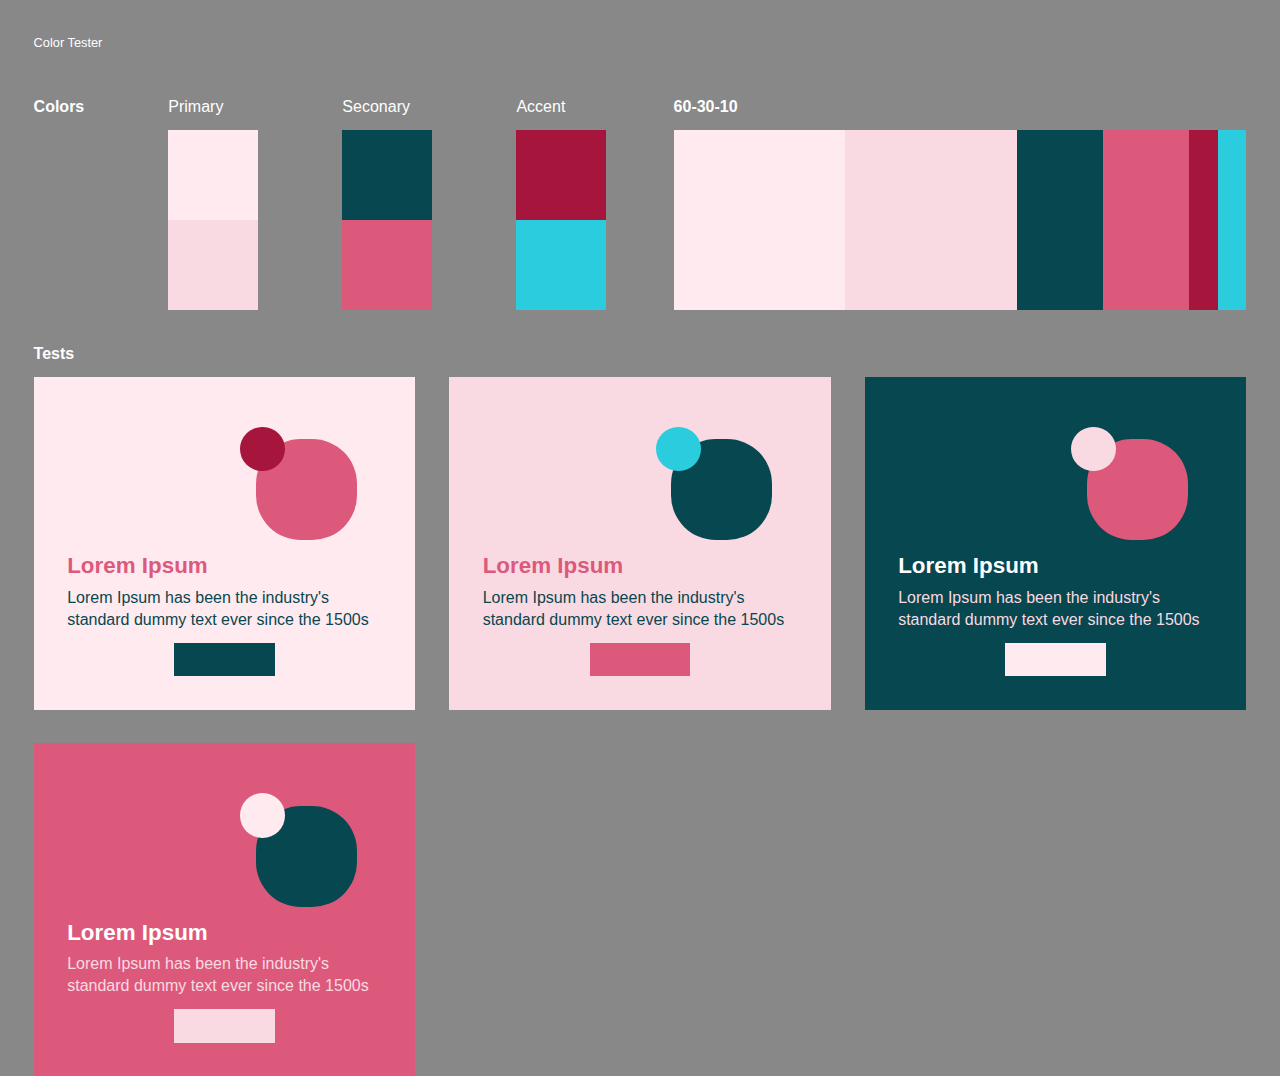
<file: 12c.01.02.color-tester/index.html>
<!DOCTYPE html>
<html lang="en">
  <head>
    <meta charset="UTF-8">
    <meta name="viewport" content="width=device-width, initial-scale=1.0">
    <meta http-equiv="X-UA-Compatible" content="ie=edge">
    <title>Color Tester</title>
    <!--Template adapted from https://www.freecodecamp.org/news/basic-html5-template-boilerplate-code-example/ -->
    <!--Lorem ipsum from https://www.lipsum.com/ -->
    <link rel="stylesheet" href="style.css">
  </head>
  <body>
    <header>
      <p class="small">Color Tester</p>
    </header>
    <main>
      <section id="colors">
        <article id="samples">
          <p class="bold">Colors</p>
          <div>
            <p>Primary</p>
            <div class="colorbox color1"></div>
            <div class="colorbox color2"></div>
          </div>
          <div>
            <p>Seconary</p>
            <div class="colorbox color3"></div>
            <div class="colorbox color4"></div>
          </div>
          <div>
            <p>Accent</p>
            <div class="colorbox color5"></div>
            <div class="colorbox color6"></div>
          </div>
        </article>
        <article id="rule">
          <p class="bold">60-30-10</p>
          <div class="percent100">
            <div class="percent30 color1"></div>
            <div class="percent30 color2"></div>
            <div class="percent15 color3"></div>
            <div class="percent15 color4"></div>
            <div class="percent5 color5"></div>
            <div class="percent5 color6"></div>
          </div>
        </article>
      </section>
      <section>
        <p class="bold">Tests</p>
      </section>
      <section id="tests">
        <article id="test1" class="test">
          <div class="circle1"></div>
          <div class="circle2"></div>
          <h2>Lorem Ipsum</h2>
          <p>
            Lorem Ipsum has been the industry's standard dummy text ever since the
            1500s
          </p>
          <div class="box"></div>
        </article>

        <article id="test2" class="test">
          <div class="circle1"></div>
          <div class="circle2"></div>
          <h2>Lorem Ipsum</h2>
          <p>
            Lorem Ipsum has been the industry's standard dummy text ever since the
            1500s
          </p>
          <div class="box"></div>
        </article>

        <article id="test3" class="test">
          <div class="circle1"></div>
          <div class="circle2"></div>
          <h2>Lorem Ipsum</h2>
          <p>
            Lorem Ipsum has been the industry's standard dummy text ever since the
            1500s
          </p>
          <div class="box"></div>
        </article>

        <article id="test4" class="test">
          <div class="circle1"></div>
          <div class="circle2"></div>
          <h2>Lorem Ipsum</h2>
          <p>
            Lorem Ipsum has been the industry's standard dummy text ever since the
            1500s
          </p>
          <div class="box"></div>
        </article>
      </section>
    </main>
  </body>
</html>
</file>
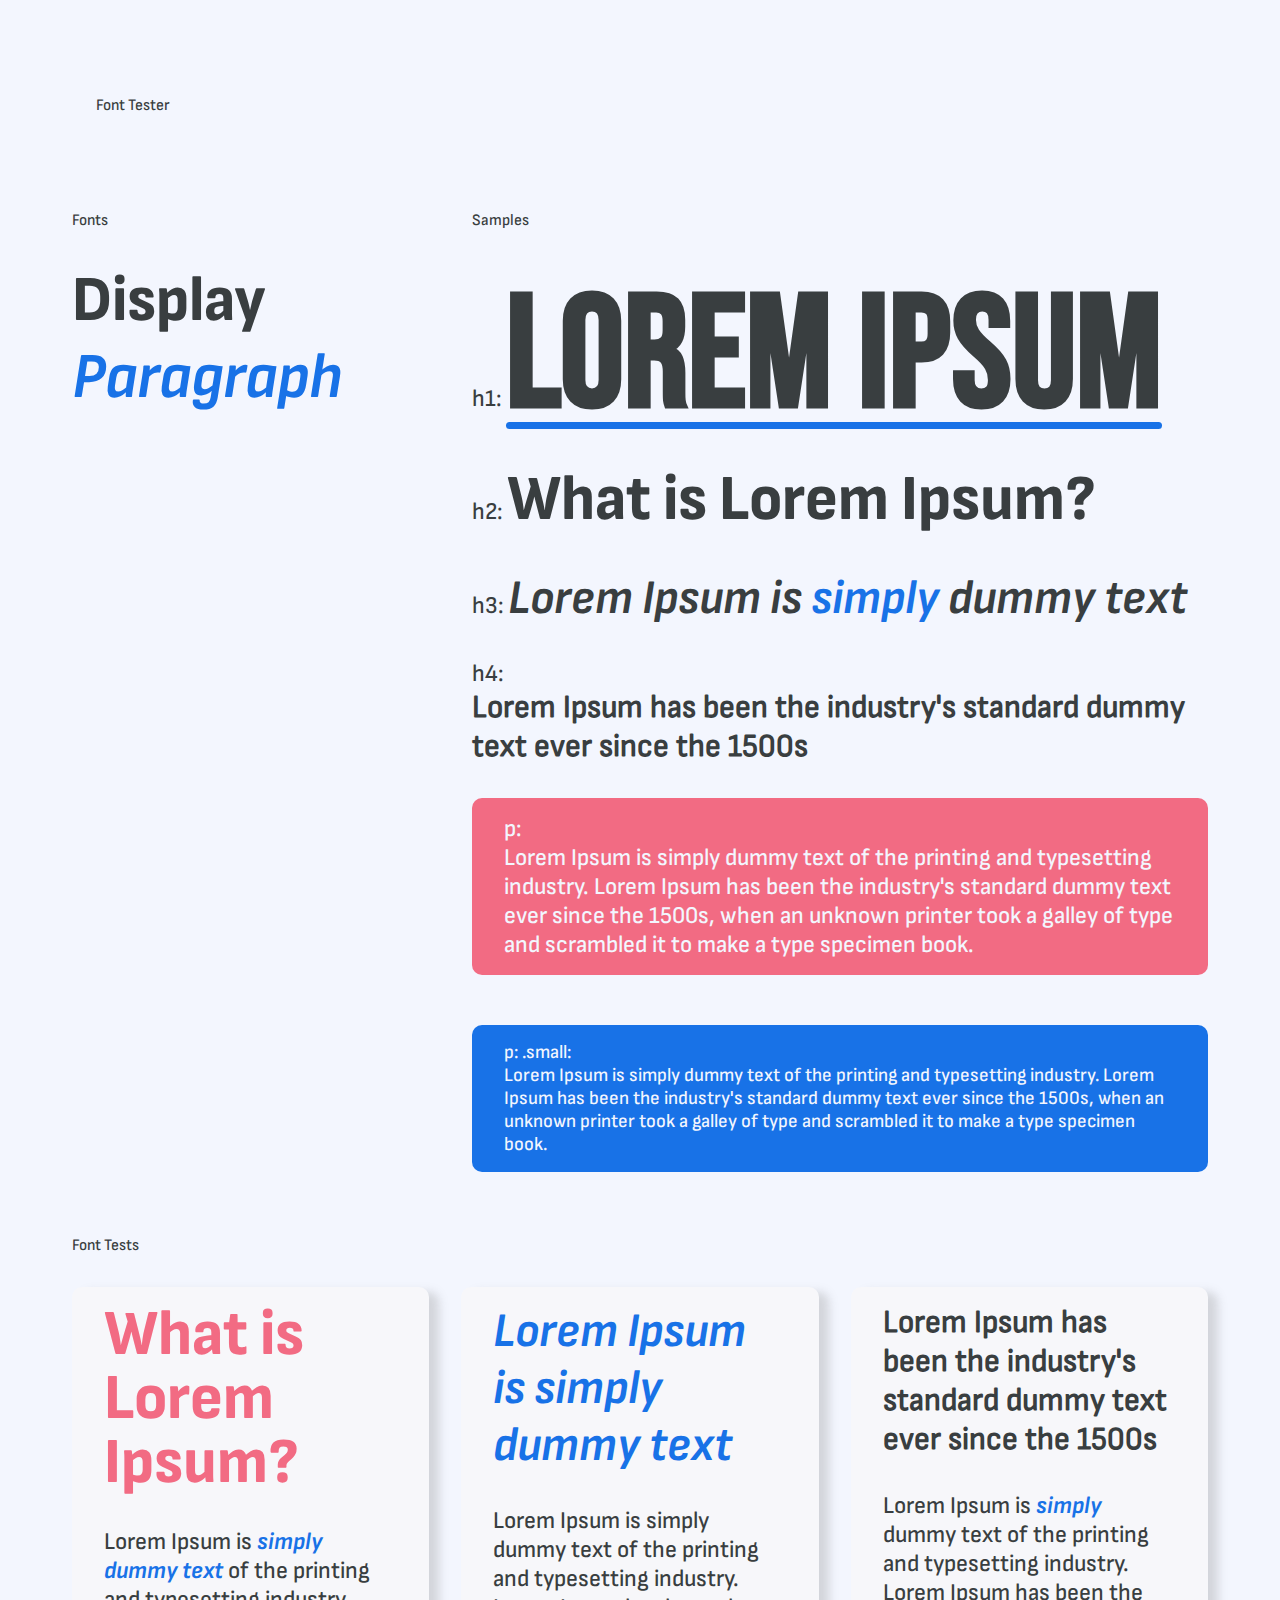
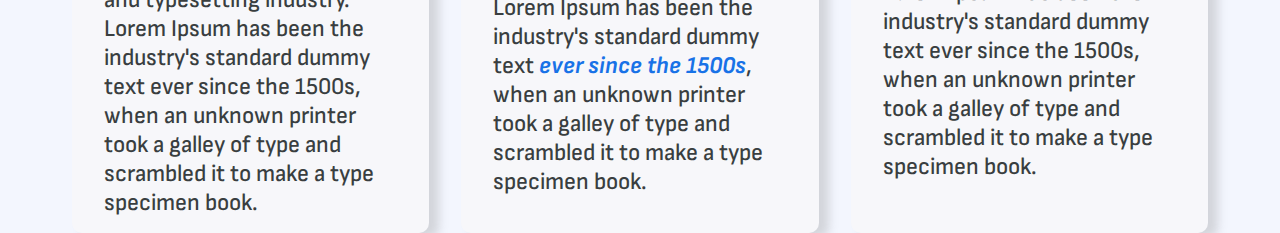
<file: 13c.01.01.font-tester/index.html>
<!DOCTYPE html>
<html lang="en">
  <head>
    <meta charset="UTF-8" />
    <meta name="viewport" content="width=device-width, initial-scale=1.0" />
    <meta http-equiv="X-UA-Compatible" content="ie=edge" />
    <title>Font Tester</title>
    <!--Template adapted from https://www.freecodecamp.org/news/basic-html5-template-boilerplate-code-example/ -->
    <!--Lorem ipsum from https://www.lipsum.com/ -->
    <link rel="preconnect" href="https://fonts.googleapis.com" />
    <link rel="stylesheet" href="style.css" />
  </head>
  <body>
    <header>
      <p class="small">Font Tester</p>
    </header>
    <main>
      <section class="one_two_grid">
        <article id="fonts">
          <p class="small">Fonts</p>
          <div class="small_space"></div>
          <h2 class="display">Display</h2>
          <h2 class="paragraph">Paragraph</h2>
        </article>
        <article id="samples">
          <p class="small">Samples</p>
          <div class="small_space"></div>
          <p class="inline">h1:</p>
          <div class="underline">
            <h1 class="inline">lorem ipsum</h1>
          </div>
          <br />
          <div class="small_space"></div>
          <p class="inline">h2:</p>
          <h2 class="inline">What is Lorem Ipsum?</h2>
          <br />
          <div class="small_space"></div>
          <p class="inline">h3:</p>
          <h3 class="inline">Lorem Ipsum is <span class="single_word"> simply</span> dummy text</h3>
          <br />
          <div class="small_space"></div>
          <p class="inline">h4:</p>
          <h4 class="inline">Lorem Ipsum has been the industry's standard dummy text ever since the 1500s</h4>
          <br />
          <div class="small_space"></div>
          <div class="paragraph_block">
            <p class="inline p_emphasize">p:</p>
            <p class="inline p_emphasize">Lorem Ipsum is simply dummy text of the printing and typesetting industry. Lorem Ipsum has been the industry's standard dummy text ever since the 1500s, when an unknown printer took a galley of type and scrambled it to make a type specimen book.</p>
          </div>
          <br />
          <div class="small_space"></div>
          <div class="psmall_block">
            <p class="inline">p: .small:</p>
            <p class="inline small">Lorem Ipsum is simply dummy text of the printing and typesetting industry. Lorem Ipsum has been the industry's standard dummy text ever since the 1500s, when an unknown printer took a galley of type and scrambled it to make a type specimen book.</p>
          </div>
          <div></div>
        </article>
      </section>
      <section>
        <div class="space"></div>
        <p class="small">Font Tests</p>
        <div class="small_space"></div>
      </section>
      <section class="one_one_one_grid">
        <div class="card_1">
          <h2>What is Lorem Ipsum?</h2>
          <p>Lorem Ipsum is <span class="single_word">simply dummy text</span> of the printing and typesetting industry. Lorem Ipsum has been the industry's standard dummy text ever since the 1500s, when an unknown printer took a galley of type and scrambled it to make a type specimen book.</p>
        </div>
        <div class="card_2">
          <h3>Lorem Ipsum is simply dummy text</h3>
          <p>Lorem Ipsum is simply dummy text of the printing and typesetting industry. Lorem Ipsum has been the industry's standard dummy text <span class="single_word">ever since the 1500s</span>, when an unknown printer took a galley of type and scrambled it to make a type specimen book.</p>
        </div>
        <div class="card_3">
          <h4>Lorem Ipsum has been the industry's standard dummy text ever since the 1500s</h4>
          <p>Lorem Ipsum is <span class="single_word">simply</span> dummy text of the printing and typesetting industry. Lorem Ipsum has been the industry's standard dummy text ever since the 1500s, when an unknown printer took a galley of type and scrambled it to make a type specimen book.</p>
        </div>
      </section>
    </main>
  </body>
</html>
</file>
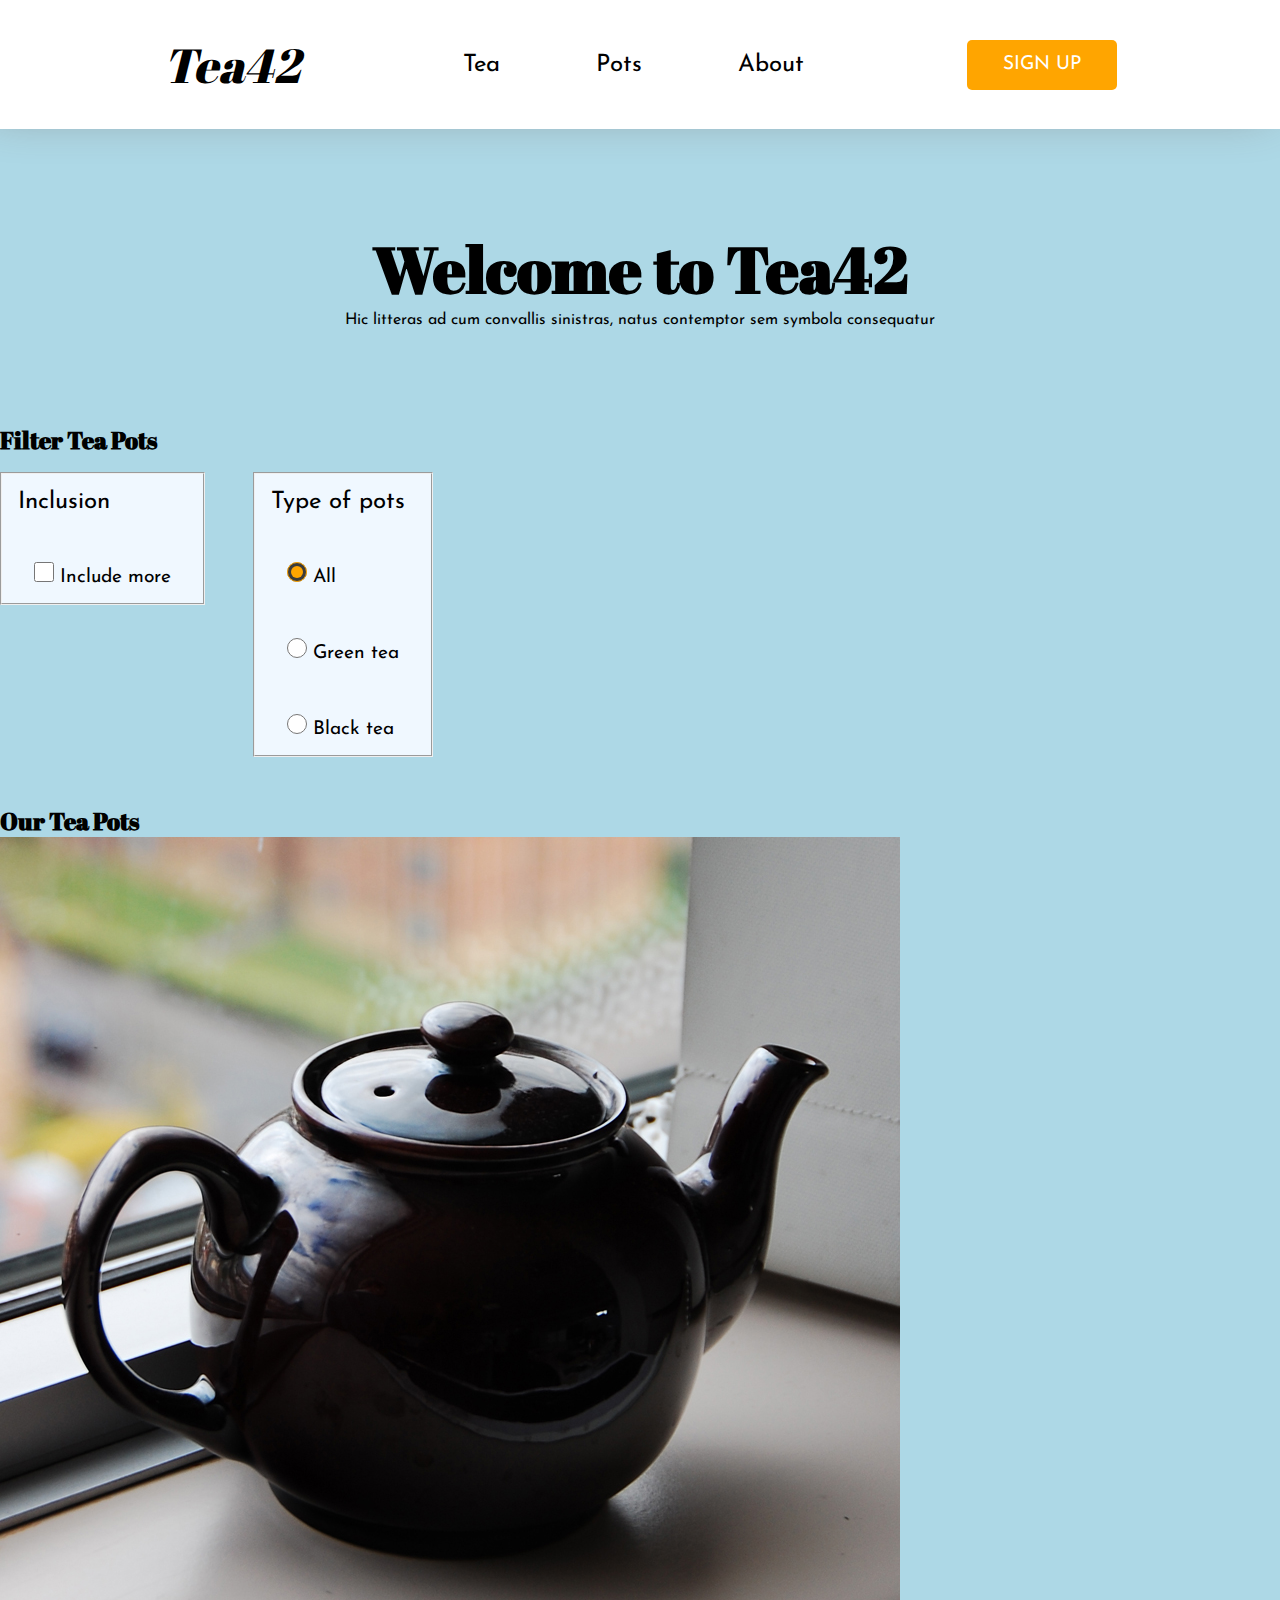
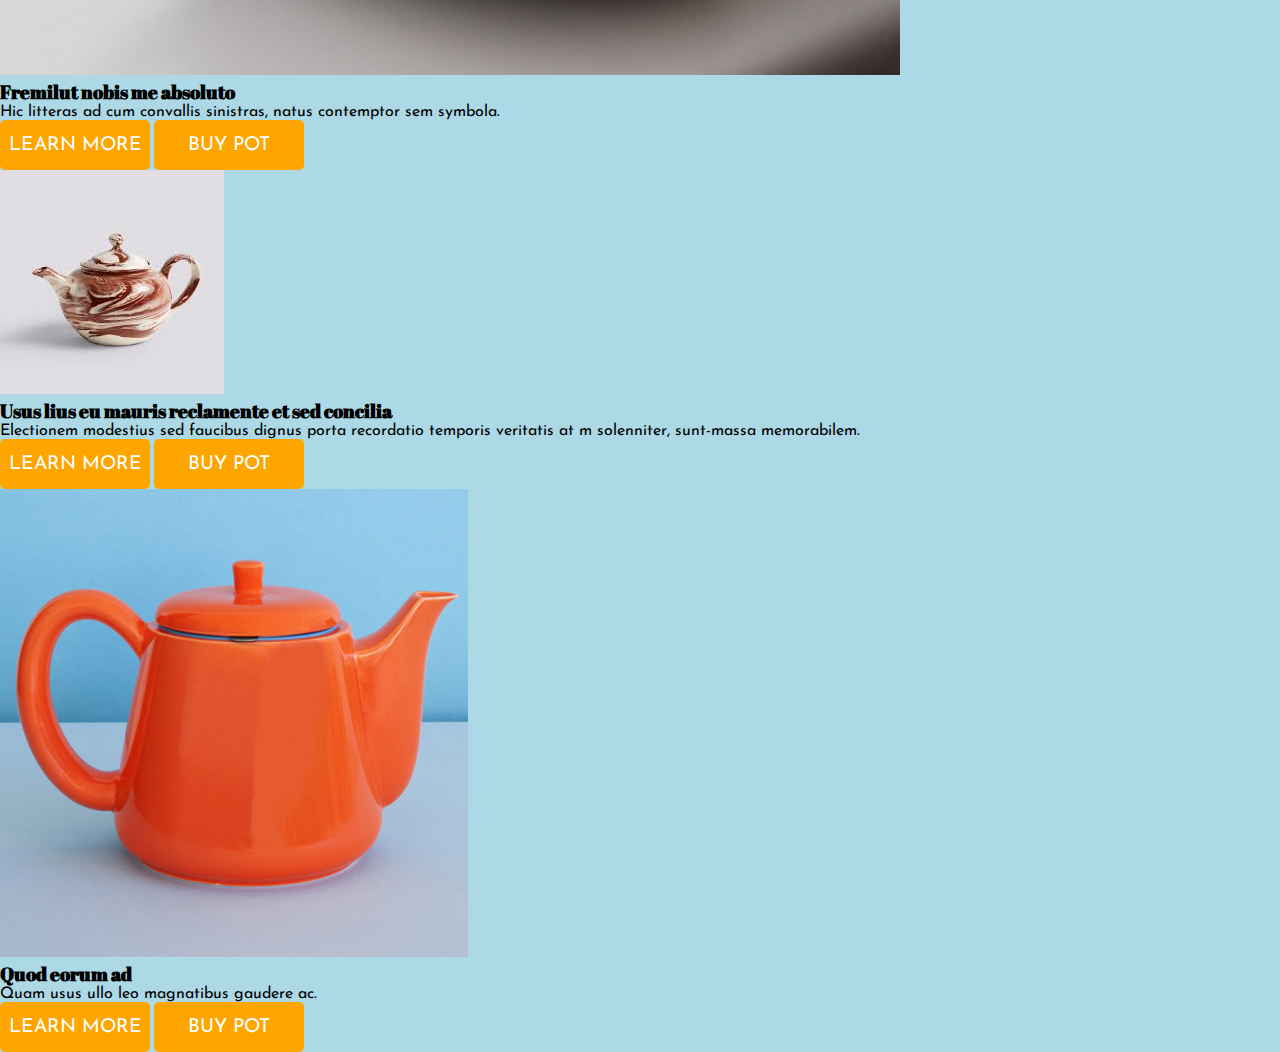
<file: 13c.02.01.ui-components/index.html>
<!DOCTYPE html>
<html lang="en">
  <head>
    <meta charset="UTF-8" />
    <meta name="viewport" content="width=device-width, initial-scale=1.0" />
    <meta http-equiv="X-UA-Compatible" content="ie=edge" />
    <title>Template</title>
    <!--Template adapted from https://www.freecodecamp.org/news/basic-html5-template-boilerplate-code-example/ -->

    <link href="https://fonts.googleapis.com/css2?family=Abril+Fatface&family=Josefin+Sans:ital,wght@0,100;0,200;0,300;0,400;0,500;0,600;0,700;1,100;1,200;1,300;1,400;1,500;1,600;1,700&display=swap" rel="stylesheet" />
    <link rel="stylesheet" href="style.css" />
  </head>
  <body>
    <header>
      <nav>
        <div id="logo"><em>Tea42</em></div>
        <ul>
          <li>Tea</li>
          <li>Pots</li>
          <li>About</li>
        </ul>
        <input type="button" value="Sign Up" />
      </nav>
      <section>
        <h1>Welcome to Tea42</h1>
        <p>Hic litteras ad cum convallis sinistras, natus contemptor sem symbola consequatur</p>
      </section>
    </header>
    <section id="selection">
      <h2>Filter Tea Pots</h2>
      <form>
        <fieldset>
          <legend>Inclusion</legend>
          <label><input type="checkbox" name="include" id="include" /> Include more</label>
        </fieldset>
        <fieldset>
          <legend>Type of pots</legend>
          <label><input type="radio" name="type" id="all" value="all" checked /> All</label><br />
          <label><input type="radio" name="type" id="lorm" value="lorem" /> Green tea</label><br />
          <label><input type="radio" name="type" id="ipsum" value="ipsum" /> Black tea</label>
        </fieldset>
      </form>
    </section>
    <section id="cards">
      <h2>Our Tea Pots</h2>
      <div class="card">
        <div class="card_media">
          <img src="imgs/tea01.jpeg" />
        </div>
        <div class="card_text">
          <h3>Fremilut nobis me absoluto</h3>
          <p>Hic litteras ad cum convallis sinistras, natus contemptor sem symbola.</p>
          <input type="button" value="Learn more" />
          <input type="button" value="Buy pot" />
        </div>
      </div>
      <div class="card">
        <div class="card_media">
          <img src="imgs/tea02.jpeg" />
        </div>
        <div class="card_text">
          <h3>Usus lius eu mauris reclamente et sed concilia</h3>
          <p>Electionem modestius sed faucibus dignus porta recordatio temporis veritatis at m solenniter, sunt-massa memorabilem.</p>
          <input type="button" value="Learn more" />
          <input type="button" value="Buy pot" />
        </div>
      </div>
      <div class="card">
        <div class="card_media">
          <img src="imgs/tea03.jpeg" />
        </div>
        <div class="card_text">
          <h3>Quod eorum ad</h3>
          <p>Quam usus ullo leo magnatibus gaudere ac.</p>
          <input type="button" value="Learn more" />
          <input type="button" value="Buy pot" />
        </div>
      </div>
    </section>
  </body>
</html>
</file>
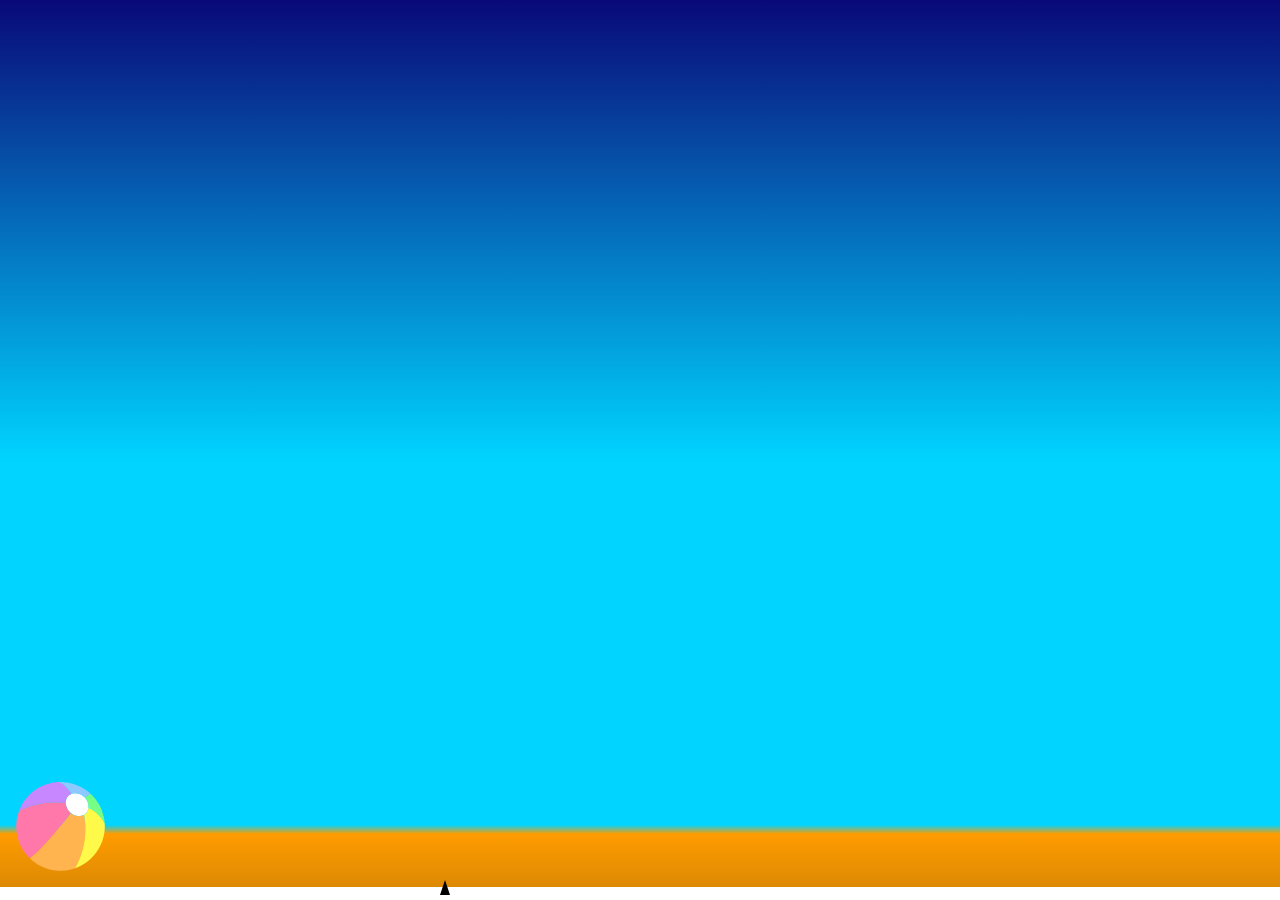
<file: onemotion_exercise/beachball.html>
<!DOCTYPE html>
<html lang="en">

<head>
  <meta charset="UTF-8" />
  <meta name="viewport" content="width=device-width, initial-scale=1.0" />
  <meta http-equiv="X-UA-Compatible" content="ie=edge" />
  <title>Beachball</title>
  <link rel="stylesheet" href="beachball.css" />
</head>

<body>
  <div id="box">
    <div class="ball"></div>
    <div class="spike"></div>
  </div>

  <script type="module" src="beachball.js"></script>
</body>

</html>
</file>
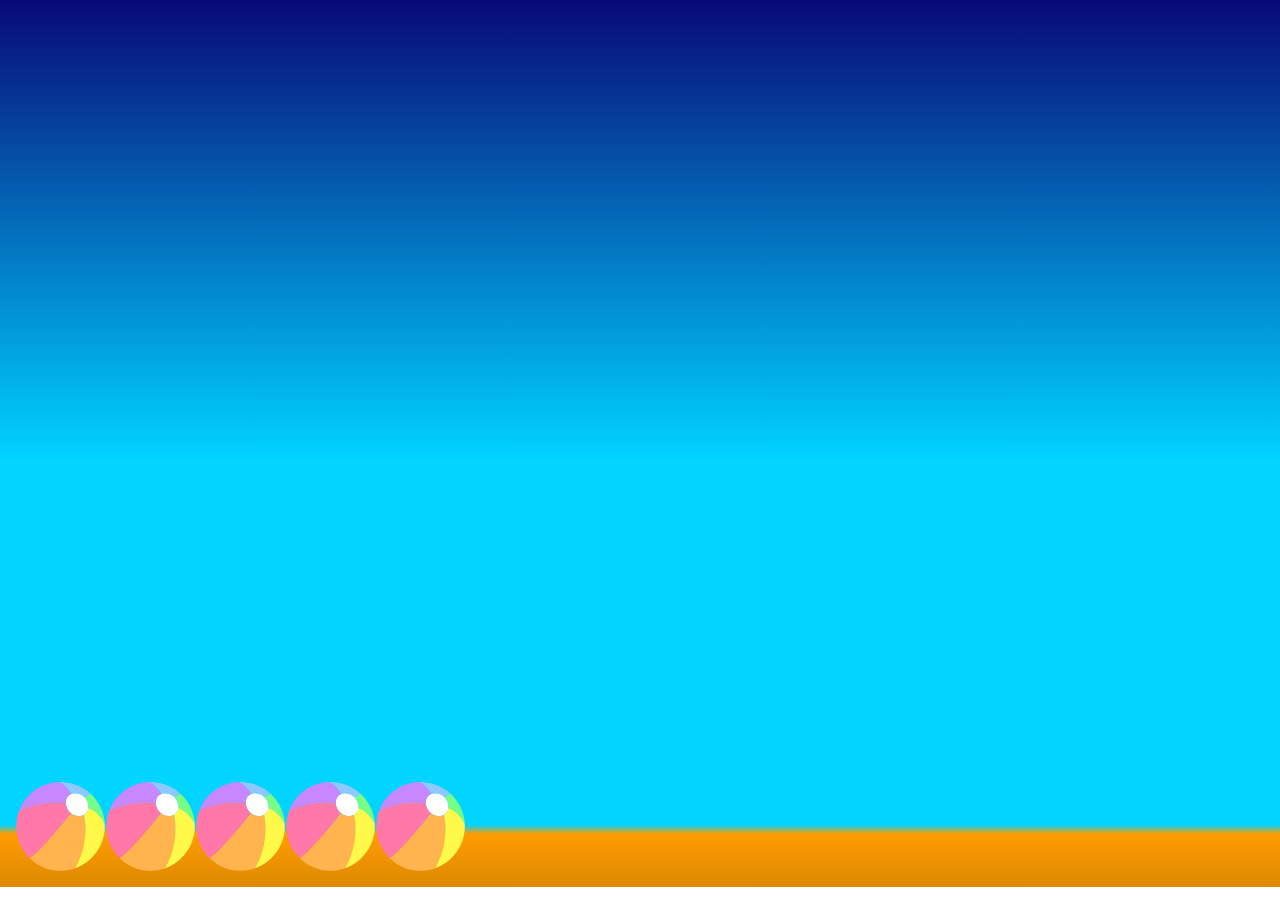
<file: onemotion_exercise/multiballs.html>
<!DOCTYPE html>
<html lang="en">

<head>
  <meta charset="UTF-8" />
  <meta name="viewport" content="width=device-width, initial-scale=1.0" />
  <meta http-equiv="X-UA-Compatible" content="ie=edge" />
  <title>Beachballs</title>
  <link rel="stylesheet" href="beachball.css" />
</head>

<body>
  <div id="box">
    <div class="ball"></div>
    <div class="ball"></div>
    <div class="ball"></div>
    <div class="ball"></div>
    <div class="ball"></div>
  </div>

  <script type="module" src="multiballs.js"></script>
</body>

</html>
</file>
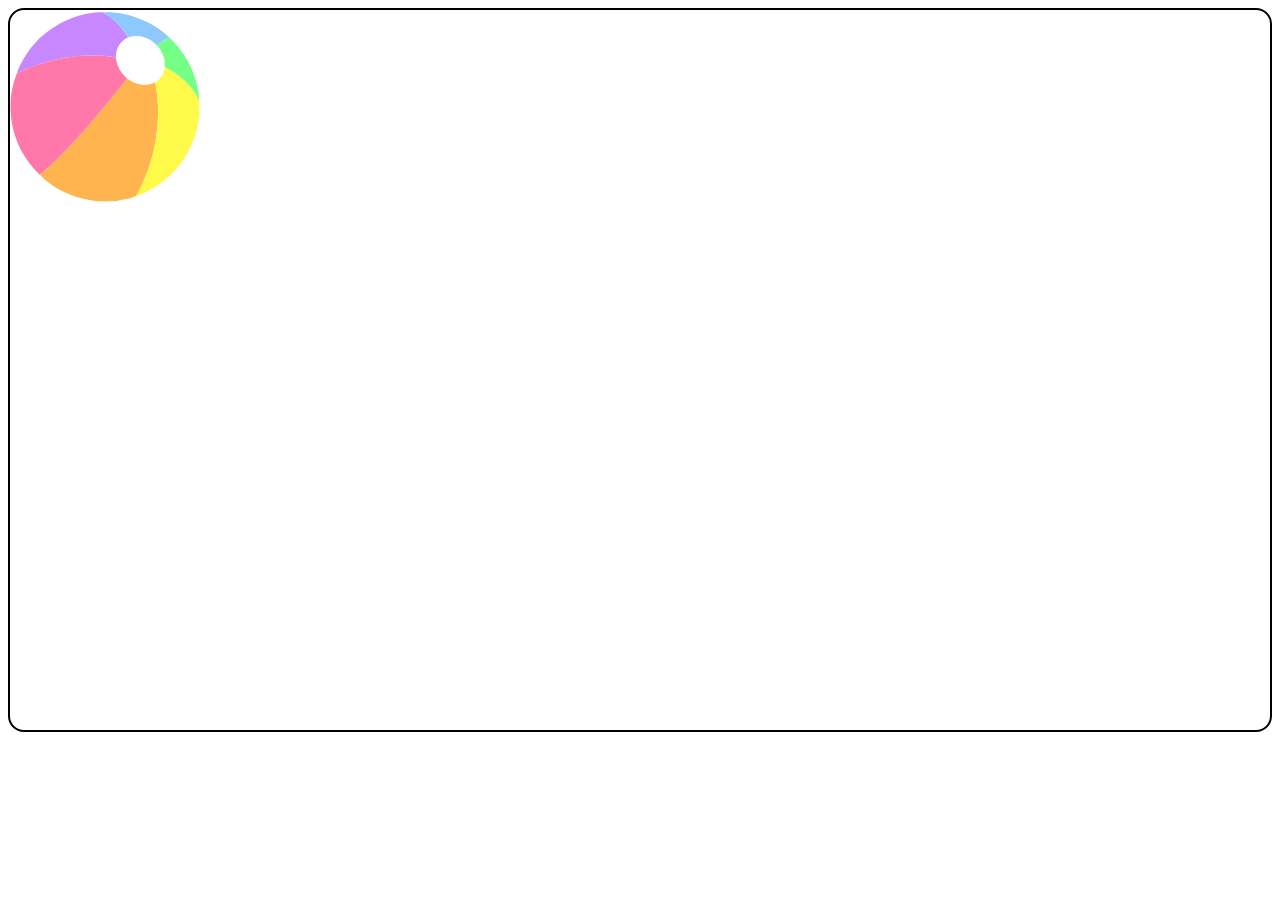
<file: webanimations - exercises/1_css_bouncing.html>
<!DOCTYPE html>
<html lang="en">
<head>
  <meta charset="UTF-8">
  <meta http-equiv="X-UA-Compatible" content="IE=edge">
  <meta name="viewport" content="width=device-width, initial-scale=1.0">
  <title>Bouncing Ball - simple CSS</title>
  <link rel="stylesheet" href="common.css">
  <link rel="stylesheet" href="1_css_bouncing.css">
</head>
<body>
  
  <div id="stage">
    <svg id="ball" class="bounce" xmlns="http://www.w3.org/2000/svg" viewBox="0 0 640 640"><defs><style>.cls-1{fill:#fff;}.cls-2{fill:#ffb450;}.cls-3{fill:#ff78a9;}.cls-4{fill:#fffa4a;}.cls-5{fill:#c788ff;}.cls-6{fill:#76ff86;}.cls-7{fill:#8dc9ff;}</style></defs><title>beachball</title><path class="cls-1" d="M516.33,186.3a27.57,27.57,0,0,0-.26,3.85,77.57,77.57,0,0,1-5,19.59,63.42,63.42,0,0,1-26.25,30.45c-.47.29-.93.6-1.4.91a87.76,87.76,0,0,1-10.89,4.76,73.07,73.07,0,0,1-15.17,3.35,78.25,78.25,0,0,1-15.9.21,91,91,0,0,1-26.7-6.72,100.83,100.83,0,0,1-24.26-14.51c-.26-.21-.54-.38-.82-.57-3.39-3-6.73-6.07-9.85-9.38a102.29,102.29,0,0,1-14.54-19.68,94.39,94.39,0,0,1-10-25.41,72.29,72.29,0,0,1-2-13.26c0-.61-.17-1.22-.26-1.83a79.49,79.49,0,0,1,.34-10.58,70.19,70.19,0,0,1,5.3-21.58,63.7,63.7,0,0,1,15.45-22,62.48,62.48,0,0,1,18.89-12,4.05,4.05,0,0,0,1-.54c2.28-.71,4.55-1.46,6.85-2.1a69.56,69.56,0,0,1,11.1-2.16c1.38-.16,2.76-.26,4.15-.32.11-.17.24-.18.37,0h1a.44.44,0,0,1,.42-.21l5.93,0a.38.38,0,0,1,.42.2,77.21,77.21,0,0,1,20.08,3.23,93.79,93.79,0,0,1,23.26,10.18,102.33,102.33,0,0,1,18,13.87,34.81,34.81,0,0,0,3.77,3.51,31.19,31.19,0,0,0,3.57,4.2,101.24,101.24,0,0,1,14.09,21.43,92.1,92.1,0,0,1,8.15,25.32A85.67,85.67,0,0,1,516.33,186.3Z"/><path class="cls-2" d="M493.26,353.44c-.11,5.15-.52,10.29-.43,15.45a4.1,4.1,0,0,1,0,.5,72.4,72.4,0,0,0-.64,9.19,11.43,11.43,0,0,1,0,1.17c-.32,3.61-.56,7.23-1,10.83-.19,1.5-.09,3-.36,4.5-.6,3.36-.72,6.76-1.2,10.13-.39,2.81-.66,5.64-1.06,8.46-.68,4.91-1.3,9.83-2.09,14.72-.92,5.78-1.92,11.55-3,17.29q-2.88,15-6.51,29.74c-1.09,4.4-2.3,8.75-3.44,13.13q-3.23,12.33-7.16,24.45c-2.18,6.76-4.37,13.53-6.81,20.2-1.9,5.2-3.76,10.42-5.78,15.57q-5.06,12.88-10.65,25.55c-3.06,7-6.29,13.86-9.59,20.72-3,6.16-6.16,12.21-9.26,18.3-.18.35-.42.66-.59,1q-1.49,2.91-2.95,5.82A108,108,0,0,1,410,623.79c-9.07,2.81-18.25,5.25-27.55,7.22q-10.06,2.15-20.26,3.66c-6.24.93-12.51,1.7-18.8,2.23-4.29.35-8.59.6-12.89.82-8.62.45-17.23.4-25.84.13-6.76-.22-13.5-.78-20.23-1.47a306.58,306.58,0,0,1-62.09-12.87c-8.11-2.57-16-5.77-23.85-9-11.18-4.59-22.15-9.65-32.86-15.27-7.24-3.79-14.2-8.07-21.06-12.53a293.61,293.61,0,0,1-29-21.44A106.92,106.92,0,0,1,99,547.68a2,2,0,0,1,.86-1c3.54-2.55,7-5.18,10.45-7.87,6.39-5,12.59-10.21,18.69-15.54,4.55-4,9-8,13.45-12.14,4.08-3.76,8.09-7.58,12.08-11.42,3.18-3.08,6.3-6.22,9.43-9.35,10.18-10.18,20.35-20.36,30.17-30.89,3.32-3.56,6.69-7.08,10-10.67,4.76-5.2,9.59-10.33,14.38-15.51,2.43-2.63,4.83-5.28,7.23-7.95q5.66-6.3,11.3-12.63c2-2.21,3.95-4.41,5.91-6.64q4.65-5.29,9.28-10.6c1.73-2,3.48-3.94,5.2-5.93,2.75-3.17,5.47-6.36,8.22-9.53,1.64-1.9,3.31-3.79,4.95-5.7,2.36-2.76,4.69-5.55,7-8.32s4.54-5.25,6.77-7.9c3.32-3.93,6.6-7.89,9.91-11.83,3.16-3.77,6.36-7.51,9.51-11.29,4.18-5,8.33-10.09,12.5-15.13,3.45-4.18,6.94-8.34,10.37-12.54,3.72-4.54,7.39-9.12,11.08-13.68,4.58-5.65,9.21-11.26,13.75-16.93s9.11-11.48,13.65-17.23c6.49-8.2,13-16.38,19.43-24.62,1.82-2.33,3.94-4.46,5.11-7.24.28.19.56.36.82.57a100.83,100.83,0,0,0,24.26,14.51,91,91,0,0,0,26.7,6.72,78.25,78.25,0,0,0,15.9-.21,73.07,73.07,0,0,0,15.17-3.35,87.76,87.76,0,0,0,10.89-4.76c.19.81.37,1.63.57,2.44,1.43,5.85,2.42,11.8,3.39,17.74.71,4.28,1.35,8.58,1.86,12.9s1.07,8.51,1.55,12.78c.4,3.6.72,7.21,1,10.82q.36,4.59.64,9.19c.27,4.06.46,8.14.67,12.21.23,4.47.19,8.95.32,13.43C493.66,339.55,493.42,346.5,493.26,353.44Z"/><path class="cls-3" d="M389.7,227.62c-1.17,2.78-3.29,4.91-5.11,7.24-6.43,8.24-12.94,16.42-19.43,24.62-4.54,5.75-9.06,11.52-13.65,17.23s-9.17,11.28-13.75,16.93c-3.69,4.56-7.36,9.14-11.08,13.68-3.43,4.2-6.92,8.36-10.37,12.54-4.17,5-8.32,10.1-12.5,15.13-3.15,3.78-6.35,7.52-9.51,11.29-3.31,3.94-6.59,7.9-9.91,11.83-2.23,2.65-4.52,5.26-6.77,7.9s-4.68,5.56-7,8.32c-1.64,1.91-3.31,3.8-4.95,5.7-2.75,3.17-5.47,6.36-8.22,9.53-1.72,2-3.47,3.95-5.2,5.93q-4.64,5.29-9.28,10.6c-2,2.23-3.94,4.43-5.91,6.64q-5.66,6.33-11.3,12.63c-2.4,2.67-4.8,5.32-7.23,7.95-4.79,5.18-9.62,10.31-14.38,15.51-3.29,3.59-6.66,7.11-10,10.67-9.82,10.53-20,20.71-30.17,30.89-3.13,3.13-6.25,6.27-9.43,9.35-4,3.84-8,7.66-12.08,11.42-4.43,4.09-8.9,8.16-13.45,12.14-6.1,5.33-12.3,10.55-18.69,15.54-3.44,2.69-6.91,5.32-10.45,7.87a2,2,0,0,0-.86,1c-1.15.45-1.92-.22-2.64-.93-3-3-6.08-6-9-9-2.62-2.76-5.11-5.64-7.64-8.49-6.08-6.89-11.76-14.11-17.22-21.5a343.82,343.82,0,0,1-22.76-35.29,257.47,257.47,0,0,1-13-26.91c-3.15-7.49-6-15.08-8.6-22.79A312.87,312.87,0,0,1,7.65,383c-1.31-6.87-2.48-13.76-3.35-20.7q-1.06-8.42-1.69-16.87c-.31-4.13-.46-8.27-.68-12.41-.31-5.66-.34-11.33-.16-17,.17-5.48.36-11,.79-16.44q.51-6.45,1.19-12.88c.43-4.11,1-8.21,1.65-12.31.75-4.92,1.55-9.84,2.65-14.69a323.29,323.29,0,0,1,13.23-43.51A70.25,70.25,0,0,1,24.19,209c0,.38-.09.79.16,1.17a2.69,2.69,0,0,0,1.21-.47c2.57-1.24,5.12-2.51,7.7-3.74,7.76-3.72,15.66-7.14,23.62-10.42C68,191,79.35,186.78,90.76,182.86c7.72-2.64,15.5-5.06,23.32-7.39S129.64,171,137.47,169c9.07-2.33,18.21-4.4,27.38-6.29,6-1.24,12-2.39,18.06-3.41s12.31-2,18.49-2.85c4.91-.67,9.83-1.27,14.75-1.89,3.81-.48,7.66-.66,11.48-1.11,1.44-.17,2.89-.18,4.33-.34,4.21-.49,8.45-.69,12.67-.94q6.85-.39,13.71-.65c2.35-.1,4.7-.06,7.05-.08l.37,0c10.41.1,20.82-.12,31.22.41.11.18.23.18.36,0a25.84,25.84,0,0,1,2.65.26h.37c3.29.1,6.56.42,9.84.65s6.44.55,9.67.8c1.33.1,2.66.21,4,.37,3.26.39,6.51.82,9.77,1.25,2.87.37,5.74.74,8.61,1.16l5.36.82L353,158h0l.06.06.1,0c.09.61.23,1.22.26,1.83a72.29,72.29,0,0,0,2,13.26,94.39,94.39,0,0,0,10,25.41,102.29,102.29,0,0,0,14.54,19.68C383,221.55,386.31,224.61,389.7,227.62Z"/><path class="cls-4" d="M631.19,337.73c-.28,6.32-.8,12.62-1.52,18.91-.67,5.79-1.43,11.55-2.37,17.3-1.48,9.06-3.39,18-5.66,26.93a313.44,313.44,0,0,1-17.31,49.76,316.65,316.65,0,0,1-73.14,102.85,311.08,311.08,0,0,1-37.33,29.88,313,313,0,0,1-71.62,36.37,4.11,4.11,0,0,1-1.61.44q1.47-2.91,2.95-5.82c.17-.35.41-.66.59-1,3.1-6.09,6.3-12.14,9.26-18.3,3.3-6.86,6.53-13.75,9.59-20.72q5.58-12.68,10.65-25.55c2-5.15,3.88-10.37,5.78-15.57,2.44-6.67,4.63-13.44,6.81-20.2q3.92-12.12,7.16-24.45c1.14-4.38,2.35-8.73,3.44-13.13q3.64-14.78,6.51-29.74c1.12-5.74,2.12-11.51,3-17.29.79-4.89,1.41-9.81,2.09-14.72.4-2.82.67-5.65,1.06-8.46.48-3.37.6-6.77,1.2-10.13.27-1.47.17-3,.36-4.5.46-3.6.7-7.22,1-10.83a11.43,11.43,0,0,0,0-1.17,72.4,72.4,0,0,1,.64-9.19,4.1,4.1,0,0,0,0-.5c-.09-5.16.32-10.3.43-15.45.16-6.94.4-13.89.19-20.83-.13-4.48-.09-9-.32-13.43-.21-4.07-.4-8.15-.67-12.21q-.29-4.61-.64-9.19c-.29-3.61-.61-7.22-1-10.82-.48-4.27-1.05-8.52-1.55-12.78s-1.15-8.62-1.86-12.9c-1-5.94-2-11.89-3.39-17.74-.2-.81-.38-1.63-.57-2.44.47-.31.93-.62,1.4-.91a63.42,63.42,0,0,0,26.25-30.45,77.57,77.57,0,0,0,5-19.59c2.77,1.22,5.41,2.68,8.08,4.09a272.87,272.87,0,0,1,31.78,19.7,255.67,255.67,0,0,1,26.51,21.87,238.52,238.52,0,0,1,22.38,24.32,216.36,216.36,0,0,1,23.65,36.22,24,24,0,0,0,2.13,4h0a2.65,2.65,0,0,0,.11.3,5.89,5.89,0,0,1,.15.82c.12,4.31.5,8.62.51,12.93,0,1.9.17,3.8.2,5.71C631.68,326,631.44,331.85,631.19,337.73Z"/><path class="cls-5" d="M394.14,91.41a4.05,4.05,0,0,1-1,.54,62.48,62.48,0,0,0-18.89,12,63.7,63.7,0,0,0-15.45,22,70.19,70.19,0,0,0-5.3,21.58,79.49,79.49,0,0,0-.34,10.58.29.29,0,0,0-.16,0h0l-5.36-.85-5.36-.82c-2.87-.42-5.74-.79-8.61-1.16-3.26-.43-6.51-.86-9.77-1.25-1.33-.16-2.66-.27-4-.37-3.23-.25-6.44-.57-9.67-.8s-6.55-.55-9.84-.65c-.11-.16-.24-.17-.37,0a25.84,25.84,0,0,0-2.65-.26H297c-10.4-.53-20.81-.31-31.22-.41-.13-.16-.25-.14-.37,0-2.35,0-4.7,0-7.05.08q-6.85.25-13.71.65c-4.22.25-8.46.45-12.67.94-1.44.16-2.89.17-4.33.34-3.82.45-7.67.63-11.48,1.11-4.92.62-9.84,1.22-14.75,1.89q-9.27,1.28-18.49,2.85c-6,1-12.06,2.17-18.06,3.41-9.17,1.89-18.31,4-27.38,6.29-7.83,2-15.64,4.14-23.39,6.46s-15.6,4.75-23.32,7.39C79.35,186.78,68,191,56.88,195.57c-8,3.28-15.86,6.7-23.62,10.42-2.58,1.23-5.13,2.5-7.7,3.74a2.69,2.69,0,0,1-1.21.47c-.25-.38-.13-.79-.16-1.17a23.35,23.35,0,0,0,.51-2.46c.33-3.52,1.76-6.69,3.16-9.86,2.51-5.69,5.09-11.35,7.93-16.89,4.85-9.47,10.09-18.73,15.83-27.7q6.3-9.85,13.29-19.2,5.48-7.33,11.4-14.31,6.21-7.29,12.78-14.25c2.89-3,5.8-6.08,8.84-9,4.95-4.7,10-9.31,15.19-13.73a317.86,317.86,0,0,1,25.46-19.47,314.41,314.41,0,0,1,68-35.32,325.3,325.3,0,0,1,38.14-11.57q11.15-2.67,22.48-4.44C272.81,10,278.39,9.21,284,8.69c4.06-.38,8.11-.78,12.18-1,1.72-.12,3.46-.16,5.18-.31l.33,0h1a.31.31,0,0,0,.36-.18l2,0c.11.15.21.14.3,0l2.36,0c.37.63,1.06.79,1.65,1.08a152.46,152.46,0,0,1,17.23,10c4.19,2.78,8.21,5.78,12.18,8.88a164.49,164.49,0,0,1,13.05,11.25c5.51,5.32,11,10.71,16,16.54,2.94,3.44,5.84,6.91,8.61,10.48A254.49,254.49,0,0,1,394.14,91.41Z"/><path class="cls-6" d="M630.61,300.29v0h0a24,24,0,0,1-2.13-4,216.36,216.36,0,0,0-23.65-36.22,238.52,238.52,0,0,0-22.38-24.32,255.67,255.67,0,0,0-26.51-21.87,272.87,272.87,0,0,0-31.78-19.7c-2.67-1.41-5.31-2.87-8.08-4.09a27.57,27.57,0,0,1,.26-3.85,85.67,85.67,0,0,0-1-17.74,92.1,92.1,0,0,0-8.15-25.32,101.24,101.24,0,0,0-14.09-21.43,31.19,31.19,0,0,1-3.57-4.2c.53-.4,1.08-.78,1.58-1.23A114.49,114.49,0,0,1,500.4,109a123.66,123.66,0,0,1,20-11.31,60.64,60.64,0,0,1,12.43-4.47c1.2,1.08,2.45,2.12,3.6,3.26a316.69,316.69,0,0,1,87.68,158c1.72,7.75,3.15,15.56,4.24,23.43.95,6.82,1.81,13.65,2.27,20.52C630.64,299.07,630.61,299.68,630.61,300.29Z"/><path class="cls-7" d="M532.81,93.22a60.64,60.64,0,0,0-12.43,4.47,123.66,123.66,0,0,0-20,11.31,114.49,114.49,0,0,0-9.33,7.38c-.5.45-1.05.83-1.58,1.23a34.81,34.81,0,0,1-3.77-3.51,102.33,102.33,0,0,0-18-13.87,93.79,93.79,0,0,0-23.26-10.18,77.21,77.21,0,0,0-20.08-3.23.38.38,0,0,0-.42-.2l-5.93,0a.44.44,0,0,0-.42.21h-1c-.13-.16-.26-.15-.37,0-1.39.06-2.77.16-4.15.32A69.56,69.56,0,0,0,401,89.31c-2.3.64-4.57,1.39-6.85,2.1a254.49,254.49,0,0,0-17.74-26c-2.77-3.57-5.67-7-8.61-10.48-5-5.83-10.45-11.22-16-16.54a164.49,164.49,0,0,0-13.05-11.25c-4-3.1-8-6.1-12.18-8.88a152.46,152.46,0,0,0-17.23-10c-.59-.29-1.28-.45-1.65-1.08l12-.09,2.16,0,.35,0,3.7,0a2.34,2.34,0,0,0,2.36,0c1.24-.1,2.43.42,3.67.25l.35,0c4.07.26,8.15.39,12.2.8,6,.61,12.08,1.3,18.09,2.2A313.72,313.72,0,0,1,429.64,28,320.46,320.46,0,0,1,462,42.68c8.44,4.4,16.64,9.2,24.66,14.33,7.73,5,15.2,10.28,22.48,15.87q7.32,5.61,14.24,11.74c2.63,2.35,5.28,4.67,7.9,7A6.59,6.59,0,0,1,532.81,93.22Z"/></svg>
  </div>

</body>
</html>
</file>
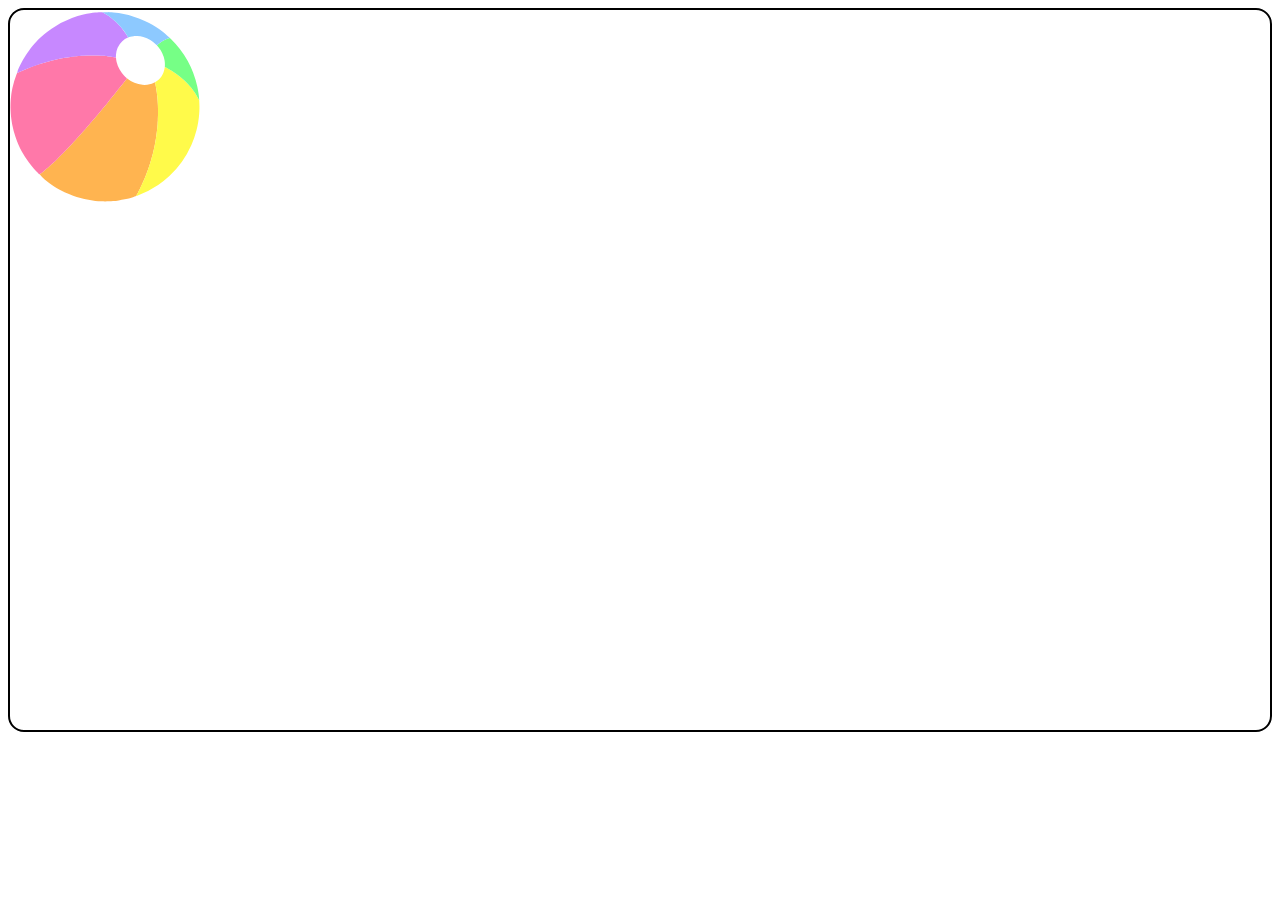
<file: webanimations - exercises/2_waapi_bouncing.html>
<!DOCTYPE html>
<html lang="en">
<head>
  <meta charset="UTF-8">
  <meta http-equiv="X-UA-Compatible" content="IE=edge">
  <meta name="viewport" content="width=device-width, initial-scale=1.0">
  <title>Bouncing Ball - with WAAPI</title>
  <link rel="stylesheet" href="common.css">
  <!-- <link rel="stylesheet" href="2_waapi_bouncing.css"> -->
</head>
<body>
  
  <div id="stage">
    <svg id="ball" class="bounce" xmlns="http://www.w3.org/2000/svg" viewBox="0 0 640 640"><defs><style>.cls-1{fill:#fff;}.cls-2{fill:#ffb450;}.cls-3{fill:#ff78a9;}.cls-4{fill:#fffa4a;}.cls-5{fill:#c788ff;}.cls-6{fill:#76ff86;}.cls-7{fill:#8dc9ff;}</style></defs><title>beachball</title><path class="cls-1" d="M516.33,186.3a27.57,27.57,0,0,0-.26,3.85,77.57,77.57,0,0,1-5,19.59,63.42,63.42,0,0,1-26.25,30.45c-.47.29-.93.6-1.4.91a87.76,87.76,0,0,1-10.89,4.76,73.07,73.07,0,0,1-15.17,3.35,78.25,78.25,0,0,1-15.9.21,91,91,0,0,1-26.7-6.72,100.83,100.83,0,0,1-24.26-14.51c-.26-.21-.54-.38-.82-.57-3.39-3-6.73-6.07-9.85-9.38a102.29,102.29,0,0,1-14.54-19.68,94.39,94.39,0,0,1-10-25.41,72.29,72.29,0,0,1-2-13.26c0-.61-.17-1.22-.26-1.83a79.49,79.49,0,0,1,.34-10.58,70.19,70.19,0,0,1,5.3-21.58,63.7,63.7,0,0,1,15.45-22,62.48,62.48,0,0,1,18.89-12,4.05,4.05,0,0,0,1-.54c2.28-.71,4.55-1.46,6.85-2.1a69.56,69.56,0,0,1,11.1-2.16c1.38-.16,2.76-.26,4.15-.32.11-.17.24-.18.37,0h1a.44.44,0,0,1,.42-.21l5.93,0a.38.38,0,0,1,.42.2,77.21,77.21,0,0,1,20.08,3.23,93.79,93.79,0,0,1,23.26,10.18,102.33,102.33,0,0,1,18,13.87,34.81,34.81,0,0,0,3.77,3.51,31.19,31.19,0,0,0,3.57,4.2,101.24,101.24,0,0,1,14.09,21.43,92.1,92.1,0,0,1,8.15,25.32A85.67,85.67,0,0,1,516.33,186.3Z"/><path class="cls-2" d="M493.26,353.44c-.11,5.15-.52,10.29-.43,15.45a4.1,4.1,0,0,1,0,.5,72.4,72.4,0,0,0-.64,9.19,11.43,11.43,0,0,1,0,1.17c-.32,3.61-.56,7.23-1,10.83-.19,1.5-.09,3-.36,4.5-.6,3.36-.72,6.76-1.2,10.13-.39,2.81-.66,5.64-1.06,8.46-.68,4.91-1.3,9.83-2.09,14.72-.92,5.78-1.92,11.55-3,17.29q-2.88,15-6.51,29.74c-1.09,4.4-2.3,8.75-3.44,13.13q-3.23,12.33-7.16,24.45c-2.18,6.76-4.37,13.53-6.81,20.2-1.9,5.2-3.76,10.42-5.78,15.57q-5.06,12.88-10.65,25.55c-3.06,7-6.29,13.86-9.59,20.72-3,6.16-6.16,12.21-9.26,18.3-.18.35-.42.66-.59,1q-1.49,2.91-2.95,5.82A108,108,0,0,1,410,623.79c-9.07,2.81-18.25,5.25-27.55,7.22q-10.06,2.15-20.26,3.66c-6.24.93-12.51,1.7-18.8,2.23-4.29.35-8.59.6-12.89.82-8.62.45-17.23.4-25.84.13-6.76-.22-13.5-.78-20.23-1.47a306.58,306.58,0,0,1-62.09-12.87c-8.11-2.57-16-5.77-23.85-9-11.18-4.59-22.15-9.65-32.86-15.27-7.24-3.79-14.2-8.07-21.06-12.53a293.61,293.61,0,0,1-29-21.44A106.92,106.92,0,0,1,99,547.68a2,2,0,0,1,.86-1c3.54-2.55,7-5.18,10.45-7.87,6.39-5,12.59-10.21,18.69-15.54,4.55-4,9-8,13.45-12.14,4.08-3.76,8.09-7.58,12.08-11.42,3.18-3.08,6.3-6.22,9.43-9.35,10.18-10.18,20.35-20.36,30.17-30.89,3.32-3.56,6.69-7.08,10-10.67,4.76-5.2,9.59-10.33,14.38-15.51,2.43-2.63,4.83-5.28,7.23-7.95q5.66-6.3,11.3-12.63c2-2.21,3.95-4.41,5.91-6.64q4.65-5.29,9.28-10.6c1.73-2,3.48-3.94,5.2-5.93,2.75-3.17,5.47-6.36,8.22-9.53,1.64-1.9,3.31-3.79,4.95-5.7,2.36-2.76,4.69-5.55,7-8.32s4.54-5.25,6.77-7.9c3.32-3.93,6.6-7.89,9.91-11.83,3.16-3.77,6.36-7.51,9.51-11.29,4.18-5,8.33-10.09,12.5-15.13,3.45-4.18,6.94-8.34,10.37-12.54,3.72-4.54,7.39-9.12,11.08-13.68,4.58-5.65,9.21-11.26,13.75-16.93s9.11-11.48,13.65-17.23c6.49-8.2,13-16.38,19.43-24.62,1.82-2.33,3.94-4.46,5.11-7.24.28.19.56.36.82.57a100.83,100.83,0,0,0,24.26,14.51,91,91,0,0,0,26.7,6.72,78.25,78.25,0,0,0,15.9-.21,73.07,73.07,0,0,0,15.17-3.35,87.76,87.76,0,0,0,10.89-4.76c.19.81.37,1.63.57,2.44,1.43,5.85,2.42,11.8,3.39,17.74.71,4.28,1.35,8.58,1.86,12.9s1.07,8.51,1.55,12.78c.4,3.6.72,7.21,1,10.82q.36,4.59.64,9.19c.27,4.06.46,8.14.67,12.21.23,4.47.19,8.95.32,13.43C493.66,339.55,493.42,346.5,493.26,353.44Z"/><path class="cls-3" d="M389.7,227.62c-1.17,2.78-3.29,4.91-5.11,7.24-6.43,8.24-12.94,16.42-19.43,24.62-4.54,5.75-9.06,11.52-13.65,17.23s-9.17,11.28-13.75,16.93c-3.69,4.56-7.36,9.14-11.08,13.68-3.43,4.2-6.92,8.36-10.37,12.54-4.17,5-8.32,10.1-12.5,15.13-3.15,3.78-6.35,7.52-9.51,11.29-3.31,3.94-6.59,7.9-9.91,11.83-2.23,2.65-4.52,5.26-6.77,7.9s-4.68,5.56-7,8.32c-1.64,1.91-3.31,3.8-4.95,5.7-2.75,3.17-5.47,6.36-8.22,9.53-1.72,2-3.47,3.95-5.2,5.93q-4.64,5.29-9.28,10.6c-2,2.23-3.94,4.43-5.91,6.64q-5.66,6.33-11.3,12.63c-2.4,2.67-4.8,5.32-7.23,7.95-4.79,5.18-9.62,10.31-14.38,15.51-3.29,3.59-6.66,7.11-10,10.67-9.82,10.53-20,20.71-30.17,30.89-3.13,3.13-6.25,6.27-9.43,9.35-4,3.84-8,7.66-12.08,11.42-4.43,4.09-8.9,8.16-13.45,12.14-6.1,5.33-12.3,10.55-18.69,15.54-3.44,2.69-6.91,5.32-10.45,7.87a2,2,0,0,0-.86,1c-1.15.45-1.92-.22-2.64-.93-3-3-6.08-6-9-9-2.62-2.76-5.11-5.64-7.64-8.49-6.08-6.89-11.76-14.11-17.22-21.5a343.82,343.82,0,0,1-22.76-35.29,257.47,257.47,0,0,1-13-26.91c-3.15-7.49-6-15.08-8.6-22.79A312.87,312.87,0,0,1,7.65,383c-1.31-6.87-2.48-13.76-3.35-20.7q-1.06-8.42-1.69-16.87c-.31-4.13-.46-8.27-.68-12.41-.31-5.66-.34-11.33-.16-17,.17-5.48.36-11,.79-16.44q.51-6.45,1.19-12.88c.43-4.11,1-8.21,1.65-12.31.75-4.92,1.55-9.84,2.65-14.69a323.29,323.29,0,0,1,13.23-43.51A70.25,70.25,0,0,1,24.19,209c0,.38-.09.79.16,1.17a2.69,2.69,0,0,0,1.21-.47c2.57-1.24,5.12-2.51,7.7-3.74,7.76-3.72,15.66-7.14,23.62-10.42C68,191,79.35,186.78,90.76,182.86c7.72-2.64,15.5-5.06,23.32-7.39S129.64,171,137.47,169c9.07-2.33,18.21-4.4,27.38-6.29,6-1.24,12-2.39,18.06-3.41s12.31-2,18.49-2.85c4.91-.67,9.83-1.27,14.75-1.89,3.81-.48,7.66-.66,11.48-1.11,1.44-.17,2.89-.18,4.33-.34,4.21-.49,8.45-.69,12.67-.94q6.85-.39,13.71-.65c2.35-.1,4.7-.06,7.05-.08l.37,0c10.41.1,20.82-.12,31.22.41.11.18.23.18.36,0a25.84,25.84,0,0,1,2.65.26h.37c3.29.1,6.56.42,9.84.65s6.44.55,9.67.8c1.33.1,2.66.21,4,.37,3.26.39,6.51.82,9.77,1.25,2.87.37,5.74.74,8.61,1.16l5.36.82L353,158h0l.06.06.1,0c.09.61.23,1.22.26,1.83a72.29,72.29,0,0,0,2,13.26,94.39,94.39,0,0,0,10,25.41,102.29,102.29,0,0,0,14.54,19.68C383,221.55,386.31,224.61,389.7,227.62Z"/><path class="cls-4" d="M631.19,337.73c-.28,6.32-.8,12.62-1.52,18.91-.67,5.79-1.43,11.55-2.37,17.3-1.48,9.06-3.39,18-5.66,26.93a313.44,313.44,0,0,1-17.31,49.76,316.65,316.65,0,0,1-73.14,102.85,311.08,311.08,0,0,1-37.33,29.88,313,313,0,0,1-71.62,36.37,4.11,4.11,0,0,1-1.61.44q1.47-2.91,2.95-5.82c.17-.35.41-.66.59-1,3.1-6.09,6.3-12.14,9.26-18.3,3.3-6.86,6.53-13.75,9.59-20.72q5.58-12.68,10.65-25.55c2-5.15,3.88-10.37,5.78-15.57,2.44-6.67,4.63-13.44,6.81-20.2q3.92-12.12,7.16-24.45c1.14-4.38,2.35-8.73,3.44-13.13q3.64-14.78,6.51-29.74c1.12-5.74,2.12-11.51,3-17.29.79-4.89,1.41-9.81,2.09-14.72.4-2.82.67-5.65,1.06-8.46.48-3.37.6-6.77,1.2-10.13.27-1.47.17-3,.36-4.5.46-3.6.7-7.22,1-10.83a11.43,11.43,0,0,0,0-1.17,72.4,72.4,0,0,1,.64-9.19,4.1,4.1,0,0,0,0-.5c-.09-5.16.32-10.3.43-15.45.16-6.94.4-13.89.19-20.83-.13-4.48-.09-9-.32-13.43-.21-4.07-.4-8.15-.67-12.21q-.29-4.61-.64-9.19c-.29-3.61-.61-7.22-1-10.82-.48-4.27-1.05-8.52-1.55-12.78s-1.15-8.62-1.86-12.9c-1-5.94-2-11.89-3.39-17.74-.2-.81-.38-1.63-.57-2.44.47-.31.93-.62,1.4-.91a63.42,63.42,0,0,0,26.25-30.45,77.57,77.57,0,0,0,5-19.59c2.77,1.22,5.41,2.68,8.08,4.09a272.87,272.87,0,0,1,31.78,19.7,255.67,255.67,0,0,1,26.51,21.87,238.52,238.52,0,0,1,22.38,24.32,216.36,216.36,0,0,1,23.65,36.22,24,24,0,0,0,2.13,4h0a2.65,2.65,0,0,0,.11.3,5.89,5.89,0,0,1,.15.82c.12,4.31.5,8.62.51,12.93,0,1.9.17,3.8.2,5.71C631.68,326,631.44,331.85,631.19,337.73Z"/><path class="cls-5" d="M394.14,91.41a4.05,4.05,0,0,1-1,.54,62.48,62.48,0,0,0-18.89,12,63.7,63.7,0,0,0-15.45,22,70.19,70.19,0,0,0-5.3,21.58,79.49,79.49,0,0,0-.34,10.58.29.29,0,0,0-.16,0h0l-5.36-.85-5.36-.82c-2.87-.42-5.74-.79-8.61-1.16-3.26-.43-6.51-.86-9.77-1.25-1.33-.16-2.66-.27-4-.37-3.23-.25-6.44-.57-9.67-.8s-6.55-.55-9.84-.65c-.11-.16-.24-.17-.37,0a25.84,25.84,0,0,0-2.65-.26H297c-10.4-.53-20.81-.31-31.22-.41-.13-.16-.25-.14-.37,0-2.35,0-4.7,0-7.05.08q-6.85.25-13.71.65c-4.22.25-8.46.45-12.67.94-1.44.16-2.89.17-4.33.34-3.82.45-7.67.63-11.48,1.11-4.92.62-9.84,1.22-14.75,1.89q-9.27,1.28-18.49,2.85c-6,1-12.06,2.17-18.06,3.41-9.17,1.89-18.31,4-27.38,6.29-7.83,2-15.64,4.14-23.39,6.46s-15.6,4.75-23.32,7.39C79.35,186.78,68,191,56.88,195.57c-8,3.28-15.86,6.7-23.62,10.42-2.58,1.23-5.13,2.5-7.7,3.74a2.69,2.69,0,0,1-1.21.47c-.25-.38-.13-.79-.16-1.17a23.35,23.35,0,0,0,.51-2.46c.33-3.52,1.76-6.69,3.16-9.86,2.51-5.69,5.09-11.35,7.93-16.89,4.85-9.47,10.09-18.73,15.83-27.7q6.3-9.85,13.29-19.2,5.48-7.33,11.4-14.31,6.21-7.29,12.78-14.25c2.89-3,5.8-6.08,8.84-9,4.95-4.7,10-9.31,15.19-13.73a317.86,317.86,0,0,1,25.46-19.47,314.41,314.41,0,0,1,68-35.32,325.3,325.3,0,0,1,38.14-11.57q11.15-2.67,22.48-4.44C272.81,10,278.39,9.21,284,8.69c4.06-.38,8.11-.78,12.18-1,1.72-.12,3.46-.16,5.18-.31l.33,0h1a.31.31,0,0,0,.36-.18l2,0c.11.15.21.14.3,0l2.36,0c.37.63,1.06.79,1.65,1.08a152.46,152.46,0,0,1,17.23,10c4.19,2.78,8.21,5.78,12.18,8.88a164.49,164.49,0,0,1,13.05,11.25c5.51,5.32,11,10.71,16,16.54,2.94,3.44,5.84,6.91,8.61,10.48A254.49,254.49,0,0,1,394.14,91.41Z"/><path class="cls-6" d="M630.61,300.29v0h0a24,24,0,0,1-2.13-4,216.36,216.36,0,0,0-23.65-36.22,238.52,238.52,0,0,0-22.38-24.32,255.67,255.67,0,0,0-26.51-21.87,272.87,272.87,0,0,0-31.78-19.7c-2.67-1.41-5.31-2.87-8.08-4.09a27.57,27.57,0,0,1,.26-3.85,85.67,85.67,0,0,0-1-17.74,92.1,92.1,0,0,0-8.15-25.32,101.24,101.24,0,0,0-14.09-21.43,31.19,31.19,0,0,1-3.57-4.2c.53-.4,1.08-.78,1.58-1.23A114.49,114.49,0,0,1,500.4,109a123.66,123.66,0,0,1,20-11.31,60.64,60.64,0,0,1,12.43-4.47c1.2,1.08,2.45,2.12,3.6,3.26a316.69,316.69,0,0,1,87.68,158c1.72,7.75,3.15,15.56,4.24,23.43.95,6.82,1.81,13.65,2.27,20.52C630.64,299.07,630.61,299.68,630.61,300.29Z"/><path class="cls-7" d="M532.81,93.22a60.64,60.64,0,0,0-12.43,4.47,123.66,123.66,0,0,0-20,11.31,114.49,114.49,0,0,0-9.33,7.38c-.5.45-1.05.83-1.58,1.23a34.81,34.81,0,0,1-3.77-3.51,102.33,102.33,0,0,0-18-13.87,93.79,93.79,0,0,0-23.26-10.18,77.21,77.21,0,0,0-20.08-3.23.38.38,0,0,0-.42-.2l-5.93,0a.44.44,0,0,0-.42.21h-1c-.13-.16-.26-.15-.37,0-1.39.06-2.77.16-4.15.32A69.56,69.56,0,0,0,401,89.31c-2.3.64-4.57,1.39-6.85,2.1a254.49,254.49,0,0,0-17.74-26c-2.77-3.57-5.67-7-8.61-10.48-5-5.83-10.45-11.22-16-16.54a164.49,164.49,0,0,0-13.05-11.25c-4-3.1-8-6.1-12.18-8.88a152.46,152.46,0,0,0-17.23-10c-.59-.29-1.28-.45-1.65-1.08l12-.09,2.16,0,.35,0,3.7,0a2.34,2.34,0,0,0,2.36,0c1.24-.1,2.43.42,3.67.25l.35,0c4.07.26,8.15.39,12.2.8,6,.61,12.08,1.3,18.09,2.2A313.72,313.72,0,0,1,429.64,28,320.46,320.46,0,0,1,462,42.68c8.44,4.4,16.64,9.2,24.66,14.33,7.73,5,15.2,10.28,22.48,15.87q7.32,5.61,14.24,11.74c2.63,2.35,5.28,4.67,7.9,7A6.59,6.59,0,0,1,532.81,93.22Z"/></svg>
  </div>

  <script src="2_waapi_bouncing.js"></script>
</body>
</html>
</file>
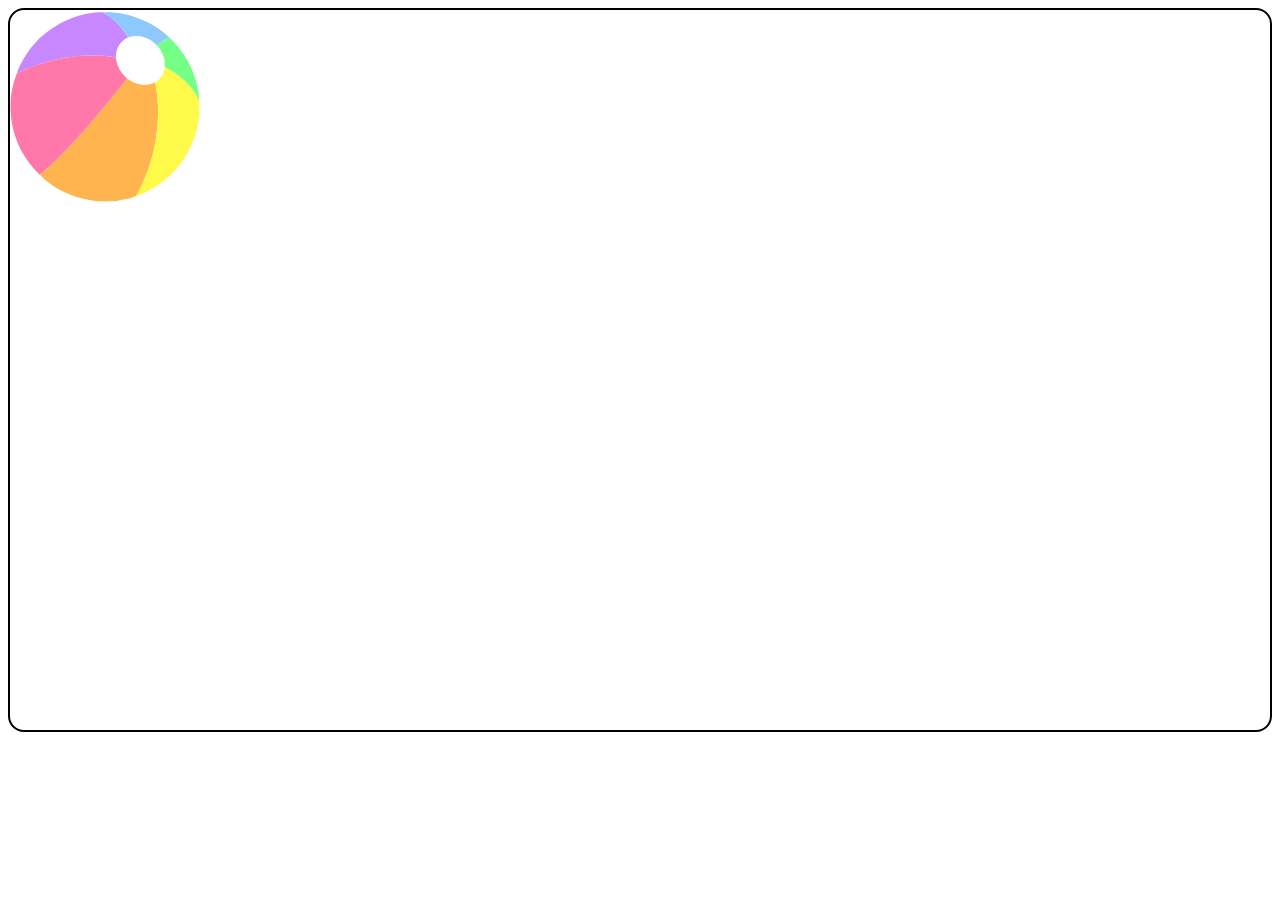
<file: webanimations - exercises/3_fall_stop_zoom.html>
<!DOCTYPE html>
<html lang="en">
<head>
  <meta charset="UTF-8">
  <meta http-equiv="X-UA-Compatible" content="IE=edge">
  <meta name="viewport" content="width=device-width, initial-scale=1.0">
  <title>Falling Ball - click, stop, zoom</title>
  <link rel="stylesheet" href="common.css">
</head>
<body>
  
  <div id="stage">
    <svg id="ball" class="bounce" xmlns="http://www.w3.org/2000/svg" width="128" height="128" viewBox="0 0 640 640"><defs><style>.cls-1{fill:#fff;}.cls-2{fill:#ffb450;}.cls-3{fill:#ff78a9;}.cls-4{fill:#fffa4a;}.cls-5{fill:#c788ff;}.cls-6{fill:#76ff86;}.cls-7{fill:#8dc9ff;}</style></defs><title>beachball</title><path class="cls-1" d="M516.33,186.3a27.57,27.57,0,0,0-.26,3.85,77.57,77.57,0,0,1-5,19.59,63.42,63.42,0,0,1-26.25,30.45c-.47.29-.93.6-1.4.91a87.76,87.76,0,0,1-10.89,4.76,73.07,73.07,0,0,1-15.17,3.35,78.25,78.25,0,0,1-15.9.21,91,91,0,0,1-26.7-6.72,100.83,100.83,0,0,1-24.26-14.51c-.26-.21-.54-.38-.82-.57-3.39-3-6.73-6.07-9.85-9.38a102.29,102.29,0,0,1-14.54-19.68,94.39,94.39,0,0,1-10-25.41,72.29,72.29,0,0,1-2-13.26c0-.61-.17-1.22-.26-1.83a79.49,79.49,0,0,1,.34-10.58,70.19,70.19,0,0,1,5.3-21.58,63.7,63.7,0,0,1,15.45-22,62.48,62.48,0,0,1,18.89-12,4.05,4.05,0,0,0,1-.54c2.28-.71,4.55-1.46,6.85-2.1a69.56,69.56,0,0,1,11.1-2.16c1.38-.16,2.76-.26,4.15-.32.11-.17.24-.18.37,0h1a.44.44,0,0,1,.42-.21l5.93,0a.38.38,0,0,1,.42.2,77.21,77.21,0,0,1,20.08,3.23,93.79,93.79,0,0,1,23.26,10.18,102.33,102.33,0,0,1,18,13.87,34.81,34.81,0,0,0,3.77,3.51,31.19,31.19,0,0,0,3.57,4.2,101.24,101.24,0,0,1,14.09,21.43,92.1,92.1,0,0,1,8.15,25.32A85.67,85.67,0,0,1,516.33,186.3Z"/><path class="cls-2" d="M493.26,353.44c-.11,5.15-.52,10.29-.43,15.45a4.1,4.1,0,0,1,0,.5,72.4,72.4,0,0,0-.64,9.19,11.43,11.43,0,0,1,0,1.17c-.32,3.61-.56,7.23-1,10.83-.19,1.5-.09,3-.36,4.5-.6,3.36-.72,6.76-1.2,10.13-.39,2.81-.66,5.64-1.06,8.46-.68,4.91-1.3,9.83-2.09,14.72-.92,5.78-1.92,11.55-3,17.29q-2.88,15-6.51,29.74c-1.09,4.4-2.3,8.75-3.44,13.13q-3.23,12.33-7.16,24.45c-2.18,6.76-4.37,13.53-6.81,20.2-1.9,5.2-3.76,10.42-5.78,15.57q-5.06,12.88-10.65,25.55c-3.06,7-6.29,13.86-9.59,20.72-3,6.16-6.16,12.21-9.26,18.3-.18.35-.42.66-.59,1q-1.49,2.91-2.95,5.82A108,108,0,0,1,410,623.79c-9.07,2.81-18.25,5.25-27.55,7.22q-10.06,2.15-20.26,3.66c-6.24.93-12.51,1.7-18.8,2.23-4.29.35-8.59.6-12.89.82-8.62.45-17.23.4-25.84.13-6.76-.22-13.5-.78-20.23-1.47a306.58,306.58,0,0,1-62.09-12.87c-8.11-2.57-16-5.77-23.85-9-11.18-4.59-22.15-9.65-32.86-15.27-7.24-3.79-14.2-8.07-21.06-12.53a293.61,293.61,0,0,1-29-21.44A106.92,106.92,0,0,1,99,547.68a2,2,0,0,1,.86-1c3.54-2.55,7-5.18,10.45-7.87,6.39-5,12.59-10.21,18.69-15.54,4.55-4,9-8,13.45-12.14,4.08-3.76,8.09-7.58,12.08-11.42,3.18-3.08,6.3-6.22,9.43-9.35,10.18-10.18,20.35-20.36,30.17-30.89,3.32-3.56,6.69-7.08,10-10.67,4.76-5.2,9.59-10.33,14.38-15.51,2.43-2.63,4.83-5.28,7.23-7.95q5.66-6.3,11.3-12.63c2-2.21,3.95-4.41,5.91-6.64q4.65-5.29,9.28-10.6c1.73-2,3.48-3.94,5.2-5.93,2.75-3.17,5.47-6.36,8.22-9.53,1.64-1.9,3.31-3.79,4.95-5.7,2.36-2.76,4.69-5.55,7-8.32s4.54-5.25,6.77-7.9c3.32-3.93,6.6-7.89,9.91-11.83,3.16-3.77,6.36-7.51,9.51-11.29,4.18-5,8.33-10.09,12.5-15.13,3.45-4.18,6.94-8.34,10.37-12.54,3.72-4.54,7.39-9.12,11.08-13.68,4.58-5.65,9.21-11.26,13.75-16.93s9.11-11.48,13.65-17.23c6.49-8.2,13-16.38,19.43-24.62,1.82-2.33,3.94-4.46,5.11-7.24.28.19.56.36.82.57a100.83,100.83,0,0,0,24.26,14.51,91,91,0,0,0,26.7,6.72,78.25,78.25,0,0,0,15.9-.21,73.07,73.07,0,0,0,15.17-3.35,87.76,87.76,0,0,0,10.89-4.76c.19.81.37,1.63.57,2.44,1.43,5.85,2.42,11.8,3.39,17.74.71,4.28,1.35,8.58,1.86,12.9s1.07,8.51,1.55,12.78c.4,3.6.72,7.21,1,10.82q.36,4.59.64,9.19c.27,4.06.46,8.14.67,12.21.23,4.47.19,8.95.32,13.43C493.66,339.55,493.42,346.5,493.26,353.44Z"/><path class="cls-3" d="M389.7,227.62c-1.17,2.78-3.29,4.91-5.11,7.24-6.43,8.24-12.94,16.42-19.43,24.62-4.54,5.75-9.06,11.52-13.65,17.23s-9.17,11.28-13.75,16.93c-3.69,4.56-7.36,9.14-11.08,13.68-3.43,4.2-6.92,8.36-10.37,12.54-4.17,5-8.32,10.1-12.5,15.13-3.15,3.78-6.35,7.52-9.51,11.29-3.31,3.94-6.59,7.9-9.91,11.83-2.23,2.65-4.52,5.26-6.77,7.9s-4.68,5.56-7,8.32c-1.64,1.91-3.31,3.8-4.95,5.7-2.75,3.17-5.47,6.36-8.22,9.53-1.72,2-3.47,3.95-5.2,5.93q-4.64,5.29-9.28,10.6c-2,2.23-3.94,4.43-5.91,6.64q-5.66,6.33-11.3,12.63c-2.4,2.67-4.8,5.32-7.23,7.95-4.79,5.18-9.62,10.31-14.38,15.51-3.29,3.59-6.66,7.11-10,10.67-9.82,10.53-20,20.71-30.17,30.89-3.13,3.13-6.25,6.27-9.43,9.35-4,3.84-8,7.66-12.08,11.42-4.43,4.09-8.9,8.16-13.45,12.14-6.1,5.33-12.3,10.55-18.69,15.54-3.44,2.69-6.91,5.32-10.45,7.87a2,2,0,0,0-.86,1c-1.15.45-1.92-.22-2.64-.93-3-3-6.08-6-9-9-2.62-2.76-5.11-5.64-7.64-8.49-6.08-6.89-11.76-14.11-17.22-21.5a343.82,343.82,0,0,1-22.76-35.29,257.47,257.47,0,0,1-13-26.91c-3.15-7.49-6-15.08-8.6-22.79A312.87,312.87,0,0,1,7.65,383c-1.31-6.87-2.48-13.76-3.35-20.7q-1.06-8.42-1.69-16.87c-.31-4.13-.46-8.27-.68-12.41-.31-5.66-.34-11.33-.16-17,.17-5.48.36-11,.79-16.44q.51-6.45,1.19-12.88c.43-4.11,1-8.21,1.65-12.31.75-4.92,1.55-9.84,2.65-14.69a323.29,323.29,0,0,1,13.23-43.51A70.25,70.25,0,0,1,24.19,209c0,.38-.09.79.16,1.17a2.69,2.69,0,0,0,1.21-.47c2.57-1.24,5.12-2.51,7.7-3.74,7.76-3.72,15.66-7.14,23.62-10.42C68,191,79.35,186.78,90.76,182.86c7.72-2.64,15.5-5.06,23.32-7.39S129.64,171,137.47,169c9.07-2.33,18.21-4.4,27.38-6.29,6-1.24,12-2.39,18.06-3.41s12.31-2,18.49-2.85c4.91-.67,9.83-1.27,14.75-1.89,3.81-.48,7.66-.66,11.48-1.11,1.44-.17,2.89-.18,4.33-.34,4.21-.49,8.45-.69,12.67-.94q6.85-.39,13.71-.65c2.35-.1,4.7-.06,7.05-.08l.37,0c10.41.1,20.82-.12,31.22.41.11.18.23.18.36,0a25.84,25.84,0,0,1,2.65.26h.37c3.29.1,6.56.42,9.84.65s6.44.55,9.67.8c1.33.1,2.66.21,4,.37,3.26.39,6.51.82,9.77,1.25,2.87.37,5.74.74,8.61,1.16l5.36.82L353,158h0l.06.06.1,0c.09.61.23,1.22.26,1.83a72.29,72.29,0,0,0,2,13.26,94.39,94.39,0,0,0,10,25.41,102.29,102.29,0,0,0,14.54,19.68C383,221.55,386.31,224.61,389.7,227.62Z"/><path class="cls-4" d="M631.19,337.73c-.28,6.32-.8,12.62-1.52,18.91-.67,5.79-1.43,11.55-2.37,17.3-1.48,9.06-3.39,18-5.66,26.93a313.44,313.44,0,0,1-17.31,49.76,316.65,316.65,0,0,1-73.14,102.85,311.08,311.08,0,0,1-37.33,29.88,313,313,0,0,1-71.62,36.37,4.11,4.11,0,0,1-1.61.44q1.47-2.91,2.95-5.82c.17-.35.41-.66.59-1,3.1-6.09,6.3-12.14,9.26-18.3,3.3-6.86,6.53-13.75,9.59-20.72q5.58-12.68,10.65-25.55c2-5.15,3.88-10.37,5.78-15.57,2.44-6.67,4.63-13.44,6.81-20.2q3.92-12.12,7.16-24.45c1.14-4.38,2.35-8.73,3.44-13.13q3.64-14.78,6.51-29.74c1.12-5.74,2.12-11.51,3-17.29.79-4.89,1.41-9.81,2.09-14.72.4-2.82.67-5.65,1.06-8.46.48-3.37.6-6.77,1.2-10.13.27-1.47.17-3,.36-4.5.46-3.6.7-7.22,1-10.83a11.43,11.43,0,0,0,0-1.17,72.4,72.4,0,0,1,.64-9.19,4.1,4.1,0,0,0,0-.5c-.09-5.16.32-10.3.43-15.45.16-6.94.4-13.89.19-20.83-.13-4.48-.09-9-.32-13.43-.21-4.07-.4-8.15-.67-12.21q-.29-4.61-.64-9.19c-.29-3.61-.61-7.22-1-10.82-.48-4.27-1.05-8.52-1.55-12.78s-1.15-8.62-1.86-12.9c-1-5.94-2-11.89-3.39-17.74-.2-.81-.38-1.63-.57-2.44.47-.31.93-.62,1.4-.91a63.42,63.42,0,0,0,26.25-30.45,77.57,77.57,0,0,0,5-19.59c2.77,1.22,5.41,2.68,8.08,4.09a272.87,272.87,0,0,1,31.78,19.7,255.67,255.67,0,0,1,26.51,21.87,238.52,238.52,0,0,1,22.38,24.32,216.36,216.36,0,0,1,23.65,36.22,24,24,0,0,0,2.13,4h0a2.65,2.65,0,0,0,.11.3,5.89,5.89,0,0,1,.15.82c.12,4.31.5,8.62.51,12.93,0,1.9.17,3.8.2,5.71C631.68,326,631.44,331.85,631.19,337.73Z"/><path class="cls-5" d="M394.14,91.41a4.05,4.05,0,0,1-1,.54,62.48,62.48,0,0,0-18.89,12,63.7,63.7,0,0,0-15.45,22,70.19,70.19,0,0,0-5.3,21.58,79.49,79.49,0,0,0-.34,10.58.29.29,0,0,0-.16,0h0l-5.36-.85-5.36-.82c-2.87-.42-5.74-.79-8.61-1.16-3.26-.43-6.51-.86-9.77-1.25-1.33-.16-2.66-.27-4-.37-3.23-.25-6.44-.57-9.67-.8s-6.55-.55-9.84-.65c-.11-.16-.24-.17-.37,0a25.84,25.84,0,0,0-2.65-.26H297c-10.4-.53-20.81-.31-31.22-.41-.13-.16-.25-.14-.37,0-2.35,0-4.7,0-7.05.08q-6.85.25-13.71.65c-4.22.25-8.46.45-12.67.94-1.44.16-2.89.17-4.33.34-3.82.45-7.67.63-11.48,1.11-4.92.62-9.84,1.22-14.75,1.89q-9.27,1.28-18.49,2.85c-6,1-12.06,2.17-18.06,3.41-9.17,1.89-18.31,4-27.38,6.29-7.83,2-15.64,4.14-23.39,6.46s-15.6,4.75-23.32,7.39C79.35,186.78,68,191,56.88,195.57c-8,3.28-15.86,6.7-23.62,10.42-2.58,1.23-5.13,2.5-7.7,3.74a2.69,2.69,0,0,1-1.21.47c-.25-.38-.13-.79-.16-1.17a23.35,23.35,0,0,0,.51-2.46c.33-3.52,1.76-6.69,3.16-9.86,2.51-5.69,5.09-11.35,7.93-16.89,4.85-9.47,10.09-18.73,15.83-27.7q6.3-9.85,13.29-19.2,5.48-7.33,11.4-14.31,6.21-7.29,12.78-14.25c2.89-3,5.8-6.08,8.84-9,4.95-4.7,10-9.31,15.19-13.73a317.86,317.86,0,0,1,25.46-19.47,314.41,314.41,0,0,1,68-35.32,325.3,325.3,0,0,1,38.14-11.57q11.15-2.67,22.48-4.44C272.81,10,278.39,9.21,284,8.69c4.06-.38,8.11-.78,12.18-1,1.72-.12,3.46-.16,5.18-.31l.33,0h1a.31.31,0,0,0,.36-.18l2,0c.11.15.21.14.3,0l2.36,0c.37.63,1.06.79,1.65,1.08a152.46,152.46,0,0,1,17.23,10c4.19,2.78,8.21,5.78,12.18,8.88a164.49,164.49,0,0,1,13.05,11.25c5.51,5.32,11,10.71,16,16.54,2.94,3.44,5.84,6.91,8.61,10.48A254.49,254.49,0,0,1,394.14,91.41Z"/><path class="cls-6" d="M630.61,300.29v0h0a24,24,0,0,1-2.13-4,216.36,216.36,0,0,0-23.65-36.22,238.52,238.52,0,0,0-22.38-24.32,255.67,255.67,0,0,0-26.51-21.87,272.87,272.87,0,0,0-31.78-19.7c-2.67-1.41-5.31-2.87-8.08-4.09a27.57,27.57,0,0,1,.26-3.85,85.67,85.67,0,0,0-1-17.74,92.1,92.1,0,0,0-8.15-25.32,101.24,101.24,0,0,0-14.09-21.43,31.19,31.19,0,0,1-3.57-4.2c.53-.4,1.08-.78,1.58-1.23A114.49,114.49,0,0,1,500.4,109a123.66,123.66,0,0,1,20-11.31,60.64,60.64,0,0,1,12.43-4.47c1.2,1.08,2.45,2.12,3.6,3.26a316.69,316.69,0,0,1,87.68,158c1.72,7.75,3.15,15.56,4.24,23.43.95,6.82,1.81,13.65,2.27,20.52C630.64,299.07,630.61,299.68,630.61,300.29Z"/><path class="cls-7" d="M532.81,93.22a60.64,60.64,0,0,0-12.43,4.47,123.66,123.66,0,0,0-20,11.31,114.49,114.49,0,0,0-9.33,7.38c-.5.45-1.05.83-1.58,1.23a34.81,34.81,0,0,1-3.77-3.51,102.33,102.33,0,0,0-18-13.87,93.79,93.79,0,0,0-23.26-10.18,77.21,77.21,0,0,0-20.08-3.23.38.38,0,0,0-.42-.2l-5.93,0a.44.44,0,0,0-.42.21h-1c-.13-.16-.26-.15-.37,0-1.39.06-2.77.16-4.15.32A69.56,69.56,0,0,0,401,89.31c-2.3.64-4.57,1.39-6.85,2.1a254.49,254.49,0,0,0-17.74-26c-2.77-3.57-5.67-7-8.61-10.48-5-5.83-10.45-11.22-16-16.54a164.49,164.49,0,0,0-13.05-11.25c-4-3.1-8-6.1-12.18-8.88a152.46,152.46,0,0,0-17.23-10c-.59-.29-1.28-.45-1.65-1.08l12-.09,2.16,0,.35,0,3.7,0a2.34,2.34,0,0,0,2.36,0c1.24-.1,2.43.42,3.67.25l.35,0c4.07.26,8.15.39,12.2.8,6,.61,12.08,1.3,18.09,2.2A313.72,313.72,0,0,1,429.64,28,320.46,320.46,0,0,1,462,42.68c8.44,4.4,16.64,9.2,24.66,14.33,7.73,5,15.2,10.28,22.48,15.87q7.32,5.61,14.24,11.74c2.63,2.35,5.28,4.67,7.9,7A6.59,6.59,0,0,1,532.81,93.22Z"/></svg>
  </div>

  <script src="3_fall_stop_zoom.js"></script>
</body>
</html>
</file>
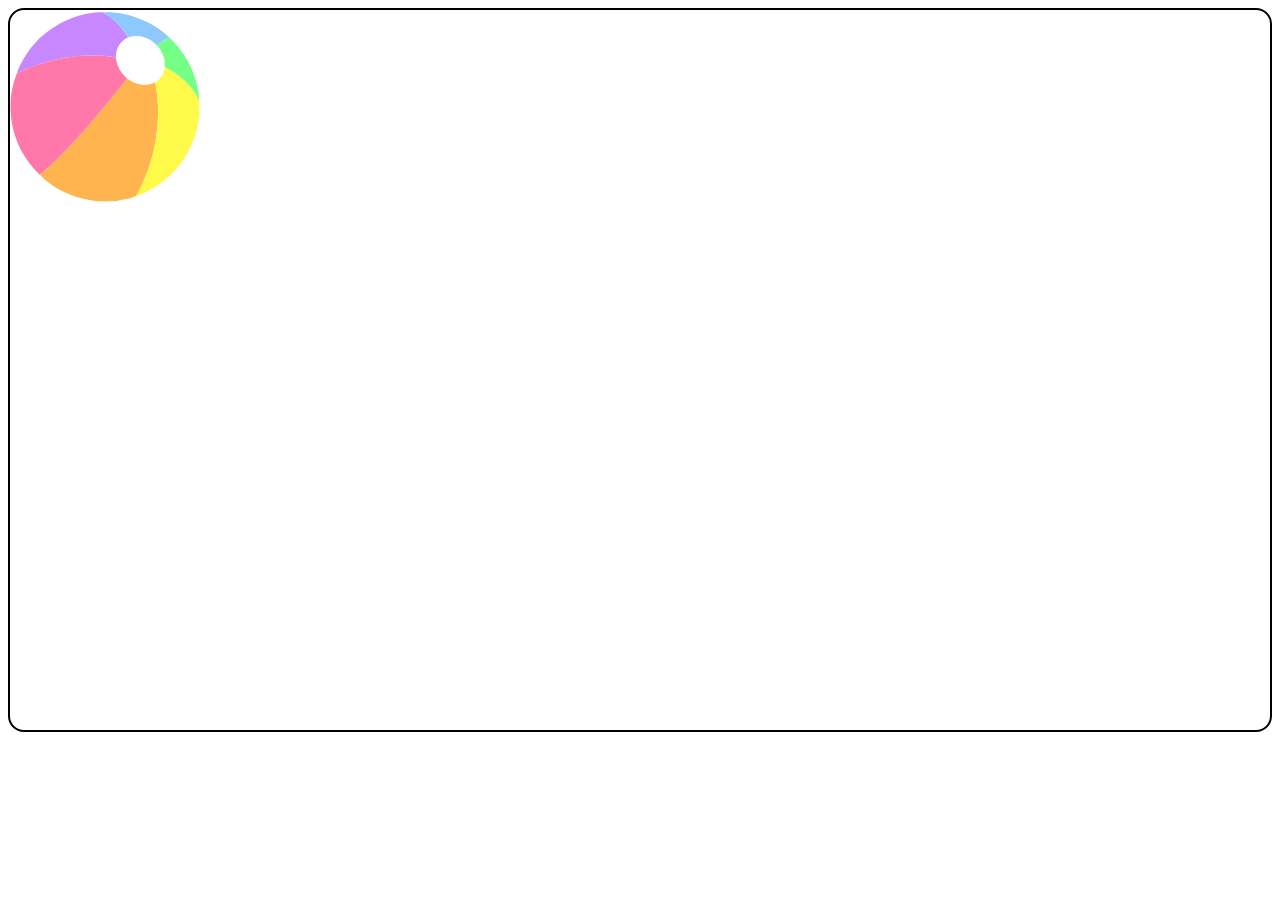
<file: webanimations - exercises/4_more_keyframes.html>
<!DOCTYPE html>
<html lang="en">
<head>
  <meta charset="UTF-8">
  <meta http-equiv="X-UA-Compatible" content="IE=edge">
  <meta name="viewport" content="width=device-width, initial-scale=1.0">
  <title>Bouncing Ball - more keyframes</title>
  <link rel="stylesheet" href="common.css">
</head>
<body>
  
  <div id="stage">
    <svg id="ball" class="bounce" xmlns="http://www.w3.org/2000/svg" width="128" height="128" viewBox="0 0 640 640"><defs><style>.cls-1{fill:#fff;}.cls-2{fill:#ffb450;}.cls-3{fill:#ff78a9;}.cls-4{fill:#fffa4a;}.cls-5{fill:#c788ff;}.cls-6{fill:#76ff86;}.cls-7{fill:#8dc9ff;}</style></defs><title>beachball</title><path class="cls-1" d="M516.33,186.3a27.57,27.57,0,0,0-.26,3.85,77.57,77.57,0,0,1-5,19.59,63.42,63.42,0,0,1-26.25,30.45c-.47.29-.93.6-1.4.91a87.76,87.76,0,0,1-10.89,4.76,73.07,73.07,0,0,1-15.17,3.35,78.25,78.25,0,0,1-15.9.21,91,91,0,0,1-26.7-6.72,100.83,100.83,0,0,1-24.26-14.51c-.26-.21-.54-.38-.82-.57-3.39-3-6.73-6.07-9.85-9.38a102.29,102.29,0,0,1-14.54-19.68,94.39,94.39,0,0,1-10-25.41,72.29,72.29,0,0,1-2-13.26c0-.61-.17-1.22-.26-1.83a79.49,79.49,0,0,1,.34-10.58,70.19,70.19,0,0,1,5.3-21.58,63.7,63.7,0,0,1,15.45-22,62.48,62.48,0,0,1,18.89-12,4.05,4.05,0,0,0,1-.54c2.28-.71,4.55-1.46,6.85-2.1a69.56,69.56,0,0,1,11.1-2.16c1.38-.16,2.76-.26,4.15-.32.11-.17.24-.18.37,0h1a.44.44,0,0,1,.42-.21l5.93,0a.38.38,0,0,1,.42.2,77.21,77.21,0,0,1,20.08,3.23,93.79,93.79,0,0,1,23.26,10.18,102.33,102.33,0,0,1,18,13.87,34.81,34.81,0,0,0,3.77,3.51,31.19,31.19,0,0,0,3.57,4.2,101.24,101.24,0,0,1,14.09,21.43,92.1,92.1,0,0,1,8.15,25.32A85.67,85.67,0,0,1,516.33,186.3Z"/><path class="cls-2" d="M493.26,353.44c-.11,5.15-.52,10.29-.43,15.45a4.1,4.1,0,0,1,0,.5,72.4,72.4,0,0,0-.64,9.19,11.43,11.43,0,0,1,0,1.17c-.32,3.61-.56,7.23-1,10.83-.19,1.5-.09,3-.36,4.5-.6,3.36-.72,6.76-1.2,10.13-.39,2.81-.66,5.64-1.06,8.46-.68,4.91-1.3,9.83-2.09,14.72-.92,5.78-1.92,11.55-3,17.29q-2.88,15-6.51,29.74c-1.09,4.4-2.3,8.75-3.44,13.13q-3.23,12.33-7.16,24.45c-2.18,6.76-4.37,13.53-6.81,20.2-1.9,5.2-3.76,10.42-5.78,15.57q-5.06,12.88-10.65,25.55c-3.06,7-6.29,13.86-9.59,20.72-3,6.16-6.16,12.21-9.26,18.3-.18.35-.42.66-.59,1q-1.49,2.91-2.95,5.82A108,108,0,0,1,410,623.79c-9.07,2.81-18.25,5.25-27.55,7.22q-10.06,2.15-20.26,3.66c-6.24.93-12.51,1.7-18.8,2.23-4.29.35-8.59.6-12.89.82-8.62.45-17.23.4-25.84.13-6.76-.22-13.5-.78-20.23-1.47a306.58,306.58,0,0,1-62.09-12.87c-8.11-2.57-16-5.77-23.85-9-11.18-4.59-22.15-9.65-32.86-15.27-7.24-3.79-14.2-8.07-21.06-12.53a293.61,293.61,0,0,1-29-21.44A106.92,106.92,0,0,1,99,547.68a2,2,0,0,1,.86-1c3.54-2.55,7-5.18,10.45-7.87,6.39-5,12.59-10.21,18.69-15.54,4.55-4,9-8,13.45-12.14,4.08-3.76,8.09-7.58,12.08-11.42,3.18-3.08,6.3-6.22,9.43-9.35,10.18-10.18,20.35-20.36,30.17-30.89,3.32-3.56,6.69-7.08,10-10.67,4.76-5.2,9.59-10.33,14.38-15.51,2.43-2.63,4.83-5.28,7.23-7.95q5.66-6.3,11.3-12.63c2-2.21,3.95-4.41,5.91-6.64q4.65-5.29,9.28-10.6c1.73-2,3.48-3.94,5.2-5.93,2.75-3.17,5.47-6.36,8.22-9.53,1.64-1.9,3.31-3.79,4.95-5.7,2.36-2.76,4.69-5.55,7-8.32s4.54-5.25,6.77-7.9c3.32-3.93,6.6-7.89,9.91-11.83,3.16-3.77,6.36-7.51,9.51-11.29,4.18-5,8.33-10.09,12.5-15.13,3.45-4.18,6.94-8.34,10.37-12.54,3.72-4.54,7.39-9.12,11.08-13.68,4.58-5.65,9.21-11.26,13.75-16.93s9.11-11.48,13.65-17.23c6.49-8.2,13-16.38,19.43-24.62,1.82-2.33,3.94-4.46,5.11-7.24.28.19.56.36.82.57a100.83,100.83,0,0,0,24.26,14.51,91,91,0,0,0,26.7,6.72,78.25,78.25,0,0,0,15.9-.21,73.07,73.07,0,0,0,15.17-3.35,87.76,87.76,0,0,0,10.89-4.76c.19.81.37,1.63.57,2.44,1.43,5.85,2.42,11.8,3.39,17.74.71,4.28,1.35,8.58,1.86,12.9s1.07,8.51,1.55,12.78c.4,3.6.72,7.21,1,10.82q.36,4.59.64,9.19c.27,4.06.46,8.14.67,12.21.23,4.47.19,8.95.32,13.43C493.66,339.55,493.42,346.5,493.26,353.44Z"/><path class="cls-3" d="M389.7,227.62c-1.17,2.78-3.29,4.91-5.11,7.24-6.43,8.24-12.94,16.42-19.43,24.62-4.54,5.75-9.06,11.52-13.65,17.23s-9.17,11.28-13.75,16.93c-3.69,4.56-7.36,9.14-11.08,13.68-3.43,4.2-6.92,8.36-10.37,12.54-4.17,5-8.32,10.1-12.5,15.13-3.15,3.78-6.35,7.52-9.51,11.29-3.31,3.94-6.59,7.9-9.91,11.83-2.23,2.65-4.52,5.26-6.77,7.9s-4.68,5.56-7,8.32c-1.64,1.91-3.31,3.8-4.95,5.7-2.75,3.17-5.47,6.36-8.22,9.53-1.72,2-3.47,3.95-5.2,5.93q-4.64,5.29-9.28,10.6c-2,2.23-3.94,4.43-5.91,6.64q-5.66,6.33-11.3,12.63c-2.4,2.67-4.8,5.32-7.23,7.95-4.79,5.18-9.62,10.31-14.38,15.51-3.29,3.59-6.66,7.11-10,10.67-9.82,10.53-20,20.71-30.17,30.89-3.13,3.13-6.25,6.27-9.43,9.35-4,3.84-8,7.66-12.08,11.42-4.43,4.09-8.9,8.16-13.45,12.14-6.1,5.33-12.3,10.55-18.69,15.54-3.44,2.69-6.91,5.32-10.45,7.87a2,2,0,0,0-.86,1c-1.15.45-1.92-.22-2.64-.93-3-3-6.08-6-9-9-2.62-2.76-5.11-5.64-7.64-8.49-6.08-6.89-11.76-14.11-17.22-21.5a343.82,343.82,0,0,1-22.76-35.29,257.47,257.47,0,0,1-13-26.91c-3.15-7.49-6-15.08-8.6-22.79A312.87,312.87,0,0,1,7.65,383c-1.31-6.87-2.48-13.76-3.35-20.7q-1.06-8.42-1.69-16.87c-.31-4.13-.46-8.27-.68-12.41-.31-5.66-.34-11.33-.16-17,.17-5.48.36-11,.79-16.44q.51-6.45,1.19-12.88c.43-4.11,1-8.21,1.65-12.31.75-4.92,1.55-9.84,2.65-14.69a323.29,323.29,0,0,1,13.23-43.51A70.25,70.25,0,0,1,24.19,209c0,.38-.09.79.16,1.17a2.69,2.69,0,0,0,1.21-.47c2.57-1.24,5.12-2.51,7.7-3.74,7.76-3.72,15.66-7.14,23.62-10.42C68,191,79.35,186.78,90.76,182.86c7.72-2.64,15.5-5.06,23.32-7.39S129.64,171,137.47,169c9.07-2.33,18.21-4.4,27.38-6.29,6-1.24,12-2.39,18.06-3.41s12.31-2,18.49-2.85c4.91-.67,9.83-1.27,14.75-1.89,3.81-.48,7.66-.66,11.48-1.11,1.44-.17,2.89-.18,4.33-.34,4.21-.49,8.45-.69,12.67-.94q6.85-.39,13.71-.65c2.35-.1,4.7-.06,7.05-.08l.37,0c10.41.1,20.82-.12,31.22.41.11.18.23.18.36,0a25.84,25.84,0,0,1,2.65.26h.37c3.29.1,6.56.42,9.84.65s6.44.55,9.67.8c1.33.1,2.66.21,4,.37,3.26.39,6.51.82,9.77,1.25,2.87.37,5.74.74,8.61,1.16l5.36.82L353,158h0l.06.06.1,0c.09.61.23,1.22.26,1.83a72.29,72.29,0,0,0,2,13.26,94.39,94.39,0,0,0,10,25.41,102.29,102.29,0,0,0,14.54,19.68C383,221.55,386.31,224.61,389.7,227.62Z"/><path class="cls-4" d="M631.19,337.73c-.28,6.32-.8,12.62-1.52,18.91-.67,5.79-1.43,11.55-2.37,17.3-1.48,9.06-3.39,18-5.66,26.93a313.44,313.44,0,0,1-17.31,49.76,316.65,316.65,0,0,1-73.14,102.85,311.08,311.08,0,0,1-37.33,29.88,313,313,0,0,1-71.62,36.37,4.11,4.11,0,0,1-1.61.44q1.47-2.91,2.95-5.82c.17-.35.41-.66.59-1,3.1-6.09,6.3-12.14,9.26-18.3,3.3-6.86,6.53-13.75,9.59-20.72q5.58-12.68,10.65-25.55c2-5.15,3.88-10.37,5.78-15.57,2.44-6.67,4.63-13.44,6.81-20.2q3.92-12.12,7.16-24.45c1.14-4.38,2.35-8.73,3.44-13.13q3.64-14.78,6.51-29.74c1.12-5.74,2.12-11.51,3-17.29.79-4.89,1.41-9.81,2.09-14.72.4-2.82.67-5.65,1.06-8.46.48-3.37.6-6.77,1.2-10.13.27-1.47.17-3,.36-4.5.46-3.6.7-7.22,1-10.83a11.43,11.43,0,0,0,0-1.17,72.4,72.4,0,0,1,.64-9.19,4.1,4.1,0,0,0,0-.5c-.09-5.16.32-10.3.43-15.45.16-6.94.4-13.89.19-20.83-.13-4.48-.09-9-.32-13.43-.21-4.07-.4-8.15-.67-12.21q-.29-4.61-.64-9.19c-.29-3.61-.61-7.22-1-10.82-.48-4.27-1.05-8.52-1.55-12.78s-1.15-8.62-1.86-12.9c-1-5.94-2-11.89-3.39-17.74-.2-.81-.38-1.63-.57-2.44.47-.31.93-.62,1.4-.91a63.42,63.42,0,0,0,26.25-30.45,77.57,77.57,0,0,0,5-19.59c2.77,1.22,5.41,2.68,8.08,4.09a272.87,272.87,0,0,1,31.78,19.7,255.67,255.67,0,0,1,26.51,21.87,238.52,238.52,0,0,1,22.38,24.32,216.36,216.36,0,0,1,23.65,36.22,24,24,0,0,0,2.13,4h0a2.65,2.65,0,0,0,.11.3,5.89,5.89,0,0,1,.15.82c.12,4.31.5,8.62.51,12.93,0,1.9.17,3.8.2,5.71C631.68,326,631.44,331.85,631.19,337.73Z"/><path class="cls-5" d="M394.14,91.41a4.05,4.05,0,0,1-1,.54,62.48,62.48,0,0,0-18.89,12,63.7,63.7,0,0,0-15.45,22,70.19,70.19,0,0,0-5.3,21.58,79.49,79.49,0,0,0-.34,10.58.29.29,0,0,0-.16,0h0l-5.36-.85-5.36-.82c-2.87-.42-5.74-.79-8.61-1.16-3.26-.43-6.51-.86-9.77-1.25-1.33-.16-2.66-.27-4-.37-3.23-.25-6.44-.57-9.67-.8s-6.55-.55-9.84-.65c-.11-.16-.24-.17-.37,0a25.84,25.84,0,0,0-2.65-.26H297c-10.4-.53-20.81-.31-31.22-.41-.13-.16-.25-.14-.37,0-2.35,0-4.7,0-7.05.08q-6.85.25-13.71.65c-4.22.25-8.46.45-12.67.94-1.44.16-2.89.17-4.33.34-3.82.45-7.67.63-11.48,1.11-4.92.62-9.84,1.22-14.75,1.89q-9.27,1.28-18.49,2.85c-6,1-12.06,2.17-18.06,3.41-9.17,1.89-18.31,4-27.38,6.29-7.83,2-15.64,4.14-23.39,6.46s-15.6,4.75-23.32,7.39C79.35,186.78,68,191,56.88,195.57c-8,3.28-15.86,6.7-23.62,10.42-2.58,1.23-5.13,2.5-7.7,3.74a2.69,2.69,0,0,1-1.21.47c-.25-.38-.13-.79-.16-1.17a23.35,23.35,0,0,0,.51-2.46c.33-3.52,1.76-6.69,3.16-9.86,2.51-5.69,5.09-11.35,7.93-16.89,4.85-9.47,10.09-18.73,15.83-27.7q6.3-9.85,13.29-19.2,5.48-7.33,11.4-14.31,6.21-7.29,12.78-14.25c2.89-3,5.8-6.08,8.84-9,4.95-4.7,10-9.31,15.19-13.73a317.86,317.86,0,0,1,25.46-19.47,314.41,314.41,0,0,1,68-35.32,325.3,325.3,0,0,1,38.14-11.57q11.15-2.67,22.48-4.44C272.81,10,278.39,9.21,284,8.69c4.06-.38,8.11-.78,12.18-1,1.72-.12,3.46-.16,5.18-.31l.33,0h1a.31.31,0,0,0,.36-.18l2,0c.11.15.21.14.3,0l2.36,0c.37.63,1.06.79,1.65,1.08a152.46,152.46,0,0,1,17.23,10c4.19,2.78,8.21,5.78,12.18,8.88a164.49,164.49,0,0,1,13.05,11.25c5.51,5.32,11,10.71,16,16.54,2.94,3.44,5.84,6.91,8.61,10.48A254.49,254.49,0,0,1,394.14,91.41Z"/><path class="cls-6" d="M630.61,300.29v0h0a24,24,0,0,1-2.13-4,216.36,216.36,0,0,0-23.65-36.22,238.52,238.52,0,0,0-22.38-24.32,255.67,255.67,0,0,0-26.51-21.87,272.87,272.87,0,0,0-31.78-19.7c-2.67-1.41-5.31-2.87-8.08-4.09a27.57,27.57,0,0,1,.26-3.85,85.67,85.67,0,0,0-1-17.74,92.1,92.1,0,0,0-8.15-25.32,101.24,101.24,0,0,0-14.09-21.43,31.19,31.19,0,0,1-3.57-4.2c.53-.4,1.08-.78,1.58-1.23A114.49,114.49,0,0,1,500.4,109a123.66,123.66,0,0,1,20-11.31,60.64,60.64,0,0,1,12.43-4.47c1.2,1.08,2.45,2.12,3.6,3.26a316.69,316.69,0,0,1,87.68,158c1.72,7.75,3.15,15.56,4.24,23.43.95,6.82,1.81,13.65,2.27,20.52C630.64,299.07,630.61,299.68,630.61,300.29Z"/><path class="cls-7" d="M532.81,93.22a60.64,60.64,0,0,0-12.43,4.47,123.66,123.66,0,0,0-20,11.31,114.49,114.49,0,0,0-9.33,7.38c-.5.45-1.05.83-1.58,1.23a34.81,34.81,0,0,1-3.77-3.51,102.33,102.33,0,0,0-18-13.87,93.79,93.79,0,0,0-23.26-10.18,77.21,77.21,0,0,0-20.08-3.23.38.38,0,0,0-.42-.2l-5.93,0a.44.44,0,0,0-.42.21h-1c-.13-.16-.26-.15-.37,0-1.39.06-2.77.16-4.15.32A69.56,69.56,0,0,0,401,89.31c-2.3.64-4.57,1.39-6.85,2.1a254.49,254.49,0,0,0-17.74-26c-2.77-3.57-5.67-7-8.61-10.48-5-5.83-10.45-11.22-16-16.54a164.49,164.49,0,0,0-13.05-11.25c-4-3.1-8-6.1-12.18-8.88a152.46,152.46,0,0,0-17.23-10c-.59-.29-1.28-.45-1.65-1.08l12-.09,2.16,0,.35,0,3.7,0a2.34,2.34,0,0,0,2.36,0c1.24-.1,2.43.42,3.67.25l.35,0c4.07.26,8.15.39,12.2.8,6,.61,12.08,1.3,18.09,2.2A313.72,313.72,0,0,1,429.64,28,320.46,320.46,0,0,1,462,42.68c8.44,4.4,16.64,9.2,24.66,14.33,7.73,5,15.2,10.28,22.48,15.87q7.32,5.61,14.24,11.74c2.63,2.35,5.28,4.67,7.9,7A6.59,6.59,0,0,1,532.81,93.22Z"/></svg>
  </div>

  <script src="4_more_keyframes.js"></script>
</body>
</html>
</file>
<file: 12c.01.02.color-tester/style.css>
* {
  margin: 0px;
  padding: 0px;
}

:root {
  --color-primary1: #ffeaf0;
  --color-primary2: #f9dae2;
  --color-secondary1: #07474f;
  --color-secondary2: #dd597c;
  --color-accent1: #a6153b;
  --color-accent2: #2cccdf;
  /* Notice you can do this: --color-accent2: var(--color-accent1);*/
}

html {
  font-size: 1em;
}

body {
  background-color: #888;
  color: #fff;
  font-family: sans-serif;
  line-height: 1.2rem;
}

.color1 {
  background-color: var(--color-primary1);
}
.color2 {
  background-color: var(--color-primary2);
}
.color3 {
  background-color: var(--color-secondary1);
}
.color4 {
  background-color: var(--color-secondary2);
}
.color5 {
  background-color: var(--color-accent1);
}
.color6 {
  background-color: var(--color-accent2);
}

.colorbox {
  min-width: 2rem;
  min-height: 2rem;
  width: 10vh;
  height: 10vh;
}

h2 {
  font-size: 1.4rem;
  margin-bottom: 0.7rem;
}

p {
  font-size: 1rem;
  line-height: 1.4;
  margin-bottom: 0.7rem;
}

p.small {
  font-size: 0.8rem;
  margin-bottom: 0.7rem;
}

p.bold {
  font-weight: bold;
  margin-bottom: 0.7rem;
}

header {
  padding: 2.1rem;
}

section {
  padding: 0px 2.1rem;
}

#colors {
  display: grid;
  align-items: top;
  grid-template-columns: repeat(auto-fit, minmax(21rem, 1fr));
  grid-gap: 4.2rem;
}

#colors article {
  margin-bottom: 2.1rem;
}

#samples {
  display: flex;
  flex-wrap: wrap;
  justify-content: space-between;
}

.percent100 {
  width: 100%;
  height: 20vh;
  min-height: 4.2rem;
}

.percent100 div {
  float: left;
}

.percent30 {
  width: 30%;
  height: 100%;
}
.percent15 {
  width: 15%;
  height: 100%;
}
.percent5 {
  width: 5%;
  height: 100%;
}

#tests {
  display: grid;
  align-items: top;
  grid-template-columns: repeat(auto-fit, minmax(300px, 1fr));
  grid-gap: 2.1rem;
}

.test {
  display: flex;
  padding: 2.1rem;
  flex-direction: column;
  justify-content: flex-end;
}

.circle1 {
  position: relative;
  z-index: 1000;
  top: 1rem;
  left: 55%;
  width: 2.8rem;
  height: 2.8rem;
  border-radius: 1.4rem;
}

.circle2 {
  position: relative;
  top: -1rem;
  left: 60%;
  width: 6.3rem;
  height: 6.3rem;
  border-radius: 2.8rem;
}

.box {
  width: 6.3rem;
  height: 2.1rem;
  margin: 0px auto;
}

#test1 {
  background-color: var(--color-primary1);
  color: var(--color-secondary2);
}

#test1 .circle1 {
  background-color: var(--color-accent1);
}

#test1 .circle2 {
  background-color: var(--color-secondary2);
}

#test1 .box {
  background-color: var(--color-secondary1);
}

#test1 p {
  color: var(--color-secondary1);
}

#test2 {
  background-color: var(--color-primary2);
  color: var(--color-secondary2);
}

#test2 .circle1 {
  background-color: var(--color-accent2);
}

#test2 .circle2 {
  background-color: var(--color-secondary1);
}

#test2 .box {
  background-color: var(--color-secondary2);
}

#test1 p {
  color: var(--color-secondary1);
}
#test2 p {
  color: var(--color-secondary1);
}

#test3 {
  background-color: var(--color-secondary1);
}

#test3 .circle1 {
  background-color: var(--color-primary2);
}

#test3 .circle2 {
  background-color: var(--color-secondary2);
}

#test3 .box {
  background-color: var(--color-primary1);
}

#test3 p {
  color: var(--color-primary2);
}

#test4 {
  background-color: var(--color-secondary2);
}

#test4 .circle1 {
  background-color: var(--color-primary1);
}

#test4 .circle2 {
  background-color: var(--color-secondary1);
}

#test4 .box {
  background-color: var(--color-primary2);
}

#test4 p {
  color: var(--color-primary2);
}
</file>
<file: 13c.01.01.font-tester/style.css>
* {
  margin: 0px;
  padding: 0px;
}

:root {
  --font-display: serif;
  --font-paragraph: sans-serif;
}

body {
  background-color: var(--white);
}

main {
  max-width: 1200px;
  margin: 0 auto;
}

@font-face {
  font-family: BebasNeue-Regular;
  src: url(BebasNeue-Regular.ttf);
}

@font-face {
  font-family: SofiaSansSemiCondensed-BoldItalic;
  src: url(Sofia_Sans_Semi_Condensed/static/SofiaSansSemiCondensed-BoldItalic.ttf);
}

@font-face {
  font-family: SofiaSansSemiCondensed-ExtraBold;
  src: url(Sofia_Sans_Semi_Condensed/static/SofiaSansSemiCondensed-ExtraBold.ttf);
}

@font-face {
  font-family: SofiaSansSemiCondensed-Medium;
  src: url(Sofia_Sans_Semi_Condensed/static/SofiaSansSemiCondensed-Medium.ttf);
}

@font-face {
  font-family: SofiaSansSemiCondensed-Regular;
  src: url(Sofia_Sans_Semi_Condensed/static/SofiaSansSemiCondensed-Regular.ttf);
}

html {
  --x-stra_white: #f2f2f2;
  --white: #f3f6fe;
  --black: #393e40;
  --red: #f26b83;
  --blue: #1872e7;
}

h1 {
  height: 10rem;
  font-size: 10rem;
  font-family: BebasNeue-Regular;
}

h2 {
  font-size: 4rem;
  font-family: SofiaSansSemiCondensed-ExtraBold;
}

h3 {
  font-family: SofiaSansSemiCondensed-BoldItalic;
  font-size: 3rem;
}

h4 {
  font-family: SofiaSansSemiCondensed-Regular;
  font-size: 2rem;
}

h1,
h2,
h3,
h4 {
  color: var(--black);
}

p {
  max-width: 60ch;
  color: var(--black);
  font-family: SofiaSansSemiCondensed-Medium;
  font-size: 1.5rem;
}

p.small {
  color: var(--black);
  font-family: SofiaSansSemiCondensed-Medium;
  font-size: 1rem;
}

header {
  padding: 6rem;
}

section {
  padding: 0rem 2rem;
}

.underline {
  display: inline-block;
}

.underline::after {
  content: "";
  height: 7px;
  background-color: var(--blue);
  border-radius: 5px;
  display: block;
}

.one_two_grid {
  display: grid;
  column-gap: 2rem;
  grid-template-columns: 1fr 2fr;
}

.one_one_one_grid {
  display: grid;
  column-gap: 2rem;
  grid-template-columns: 1fr 1fr 1fr;
}

.inline {
  display: inline-block;
}

.p_emphasize {
  color: var(--white);
}

.display {
  font-family: SofiaSansSemiCondensed-ExtraBold;
}

.paragraph {
  color: var(--blue);
  font-family: SofiaSansSemiCondensed-BoldItalic;
}

.small_space {
  height: 2rem;
}

.space {
  height: 4rem;
}

.card_1,
.card_2,
.card_3 {
  display: flex;
  flex-direction: column;
  align-content: space-around;
  background-color: #f7f7fa;
  box-shadow: 10px 5px 10px #8888884a;
  border-radius: 10px;
  padding-inline: 2rem;
  padding-block: 1rem;
}

.card_1 > h2,
.card_2 > h3,
.card_3 > h4 {
  padding-bottom: 2rem;
}

.card_1 > h2 {
  line-height: 4rem;
  color: var(--red);
}

.card_2 > h3 {
  color: var(--blue);
}

.single_word {
  font-family: SofiaSansSemiCondensed-BoldItalic;
  color: var(--blue);
}

.paragraph_block {
  border-radius: 10px;
  padding-inline: 2rem;
  padding-block: 1rem;
  background-color: var(--red);
}

.psmall_block {
  background-color: var(--blue);
  padding-inline: 2rem;
  padding-block: 1rem;
  border-radius: 10px;
}
.psmall_block > p {
  font-size: 1.2rem;
  color: var(--white);
}
</file>
<file: 13c.02.01.ui-components/style.css>
body {
  background-color: lightblue;
  margin: 0;
}

* {
  margin: 0;
  padding: 0;
}

h1,
h2,
h3 {
  font-family: "Abril Fatface";
}

h1 {
  font-size: 4rem;
}

p {
  font-size: 1rem;
  font-family: "Josefin Sans";
}

ul {
  align-items: center;
  display: flex;
  flex-direction: row;
  list-style: none;
}

#logo {
  font-family: "Abril Fatface";
  font-size: 3rem;
}

li {
  font-size: 1.5rem;
  font-family: "Josefin Sans";
}

li:nth-child(2n) {
  padding-inline: 6rem;
}

nav {
  padding-block: 2rem;
  background-color: white;
  display: flex;
  flex-direction: row;
  justify-content: space-evenly;
  align-items: center;
  box-shadow: -10px -20px 50px #888;
}

input[type="button"] {
  font-size: 1.2rem;
  font-family: "Josefin Sans";
  text-transform: uppercase;
  color: white;
  background-color: orange;
  border-style: none;
  border-radius: 5px;
  width: 150px;
  height: 50px;
  text-align: center;
}

header > section {
  display: flex;
  flex-direction: column;
  align-items: center;
  margin: 6rem 0 6rem 0;
}

form {
  font-size: 1.2rem;
  font-family: "Josefin Sans";
  display: flex;
}
form:first-child {
  background-color: aquamarine;
}

fieldset {
  background-color: aliceblue;
  height: fit-content;
  padding: 1rem 1rem 0 1rem;
  margin: 1rem 3rem 3rem 0rem;
  display: flex;
  flex-direction: column;
}

legend {
  float: left;
  font-size: 1.5rem;
  padding-bottom: 2rem;
}

input {
  height: 20px;
  width: 20px;
}

input {
  accent-color: orange;
}
label {
  padding: 1rem;
}
</file>
<file: onemotion_exercise/beachball.css>
body {
  margin: 0;
}

#box {
  display: flex;
  align-items: flex-end;
  padding: 1em;
  min-height: 95vh;
  background: linear-gradient(180deg, rgba(2, 0, 36, 1) 0%, rgba(9, 9, 121, 1) 0%, rgba(0, 212, 255, 1) 52%, rgba(0, 212, 255, 1) 93%, rgba(255, 156, 0, 1) 94%, rgba(221, 137, 4, 1) 100%);
}

.ball {
  width: 10vh;
  height: 10vh;
  background-image: url("beachball.svg");
  background-size: 100%;
}

.spike {
  position: absolute;
  left: 440px;
  bottom: 5px;
  background-color: transparent;
  border: 5px solid transparent;
  border-bottom: 15px solid black;
}
</file>
<file: webanimations - exercises/common.css>
#stage {
  border: 2px solid black;
  border-radius: 16px;
  height: 56.25vw;
  overflow: hidden;
}

#ball {
  width: 15vw;
  height: 15vw;
}
</file>
<file: webanimations - exercises/1_css_bouncing.css>
.bounce {
  animation-name: bounce_kf;
  animation-duration: 1s;
  animation-iteration-count: infinite;
  animation-direction: alternate;
}

@keyframes bounce_kf {
  from {
    transform: translate(0,41.25vw);
  }
  to {
    transform: translate(0,0);
  }
}
</file>
